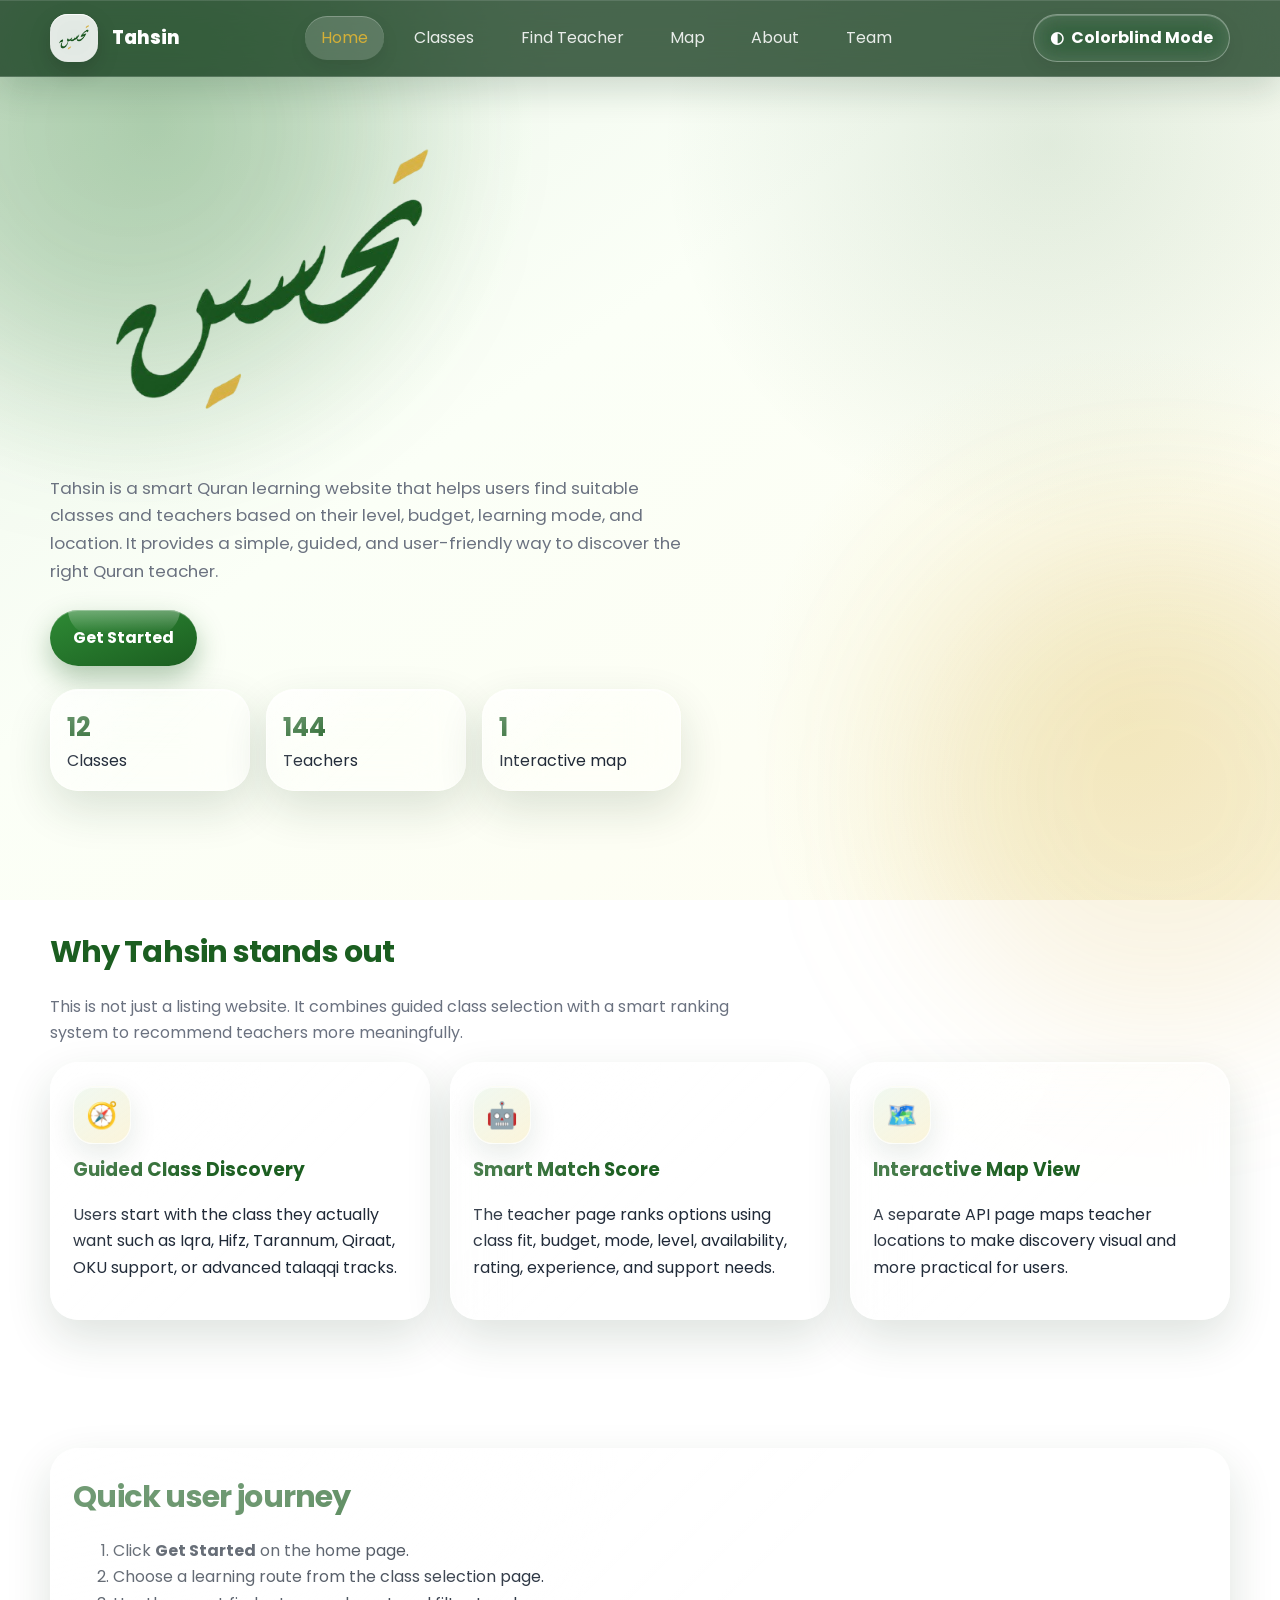
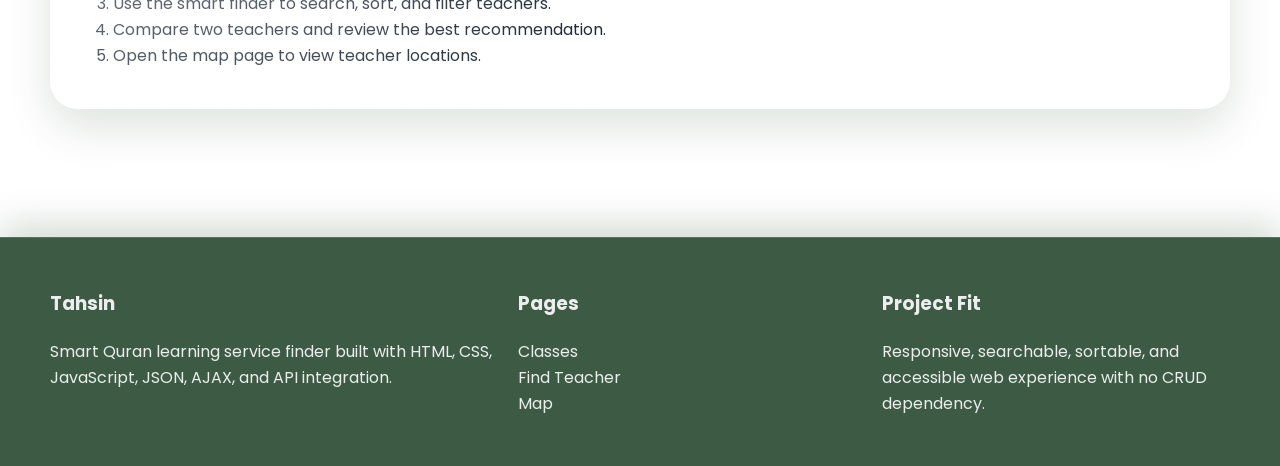
<file: Tahsin/tahsin-website/index.html>
<!DOCTYPE html>
<html lang="en">
<head>
  <meta charset="UTF-8">
  <meta name="viewport" content="width=device-width, initial-scale=1.0">
  <title>Tahsin | Smart Quran Class Matching</title>
  <meta name="description" content="Tahsin is a responsive Quran learning service website with class discovery, smart teacher matching, AJAX, JSON, and map integration.">
  <link rel="preconnect" href="https://fonts.googleapis.com">
  <link rel="preconnect" href="https://fonts.gstatic.com" crossorigin>
  <link href="https://fonts.googleapis.com/css2?family=Poppins:wght@400;500;600;700;800&display=swap" rel="stylesheet">
  <link rel="stylesheet" href="css/styles.css">
</head>
<body>
  <a class="skip-link" href="#main-content">Skip to main content</a>
  <header class="topbar">
    <div class="container nav">
      <a class="brand" href="index.html">
        <span class="brand-mark"><img src="images/logonobg.png"></span>
        <span>Tahsin</span>
      </a>
      <nav class="nav-links" aria-label="Main navigation">
        <a href="index.html" data-nav>Home</a>
        <a href="classes.html" data-nav>Classes</a>
        <a href="teachers.html" data-nav>Find Teacher</a>
        <a href="map.html" data-nav>Map</a>
        <a href="about.html" data-nav>About</a>
        <a href="team.html" data-nav>Team</a>
      </nav>
        <button class="colorblind-toggle" type="button" data-colorblind-toggle aria-pressed="false">
          <span class="toggle-icon" aria-hidden="true">◐</span>
          <span data-colorblind-text>Colorblind Mode</span>
        </button>
    </div>
  </header>

  <main id="main-content">
    <section class="hero">
      <div class="container hero-grid">
        <div class="hero-copy">
          <img src="images/logonobg.png">
          <p>
            Tahsin is a smart Quran learning website that helps users find suitable classes and teachers based on their level, budget, learning mode, and location. It provides a simple, guided, and user-friendly way to discover the right Quran teacher.
          </p>
          <div class="hero-buttons">
            <button class="btn btn-primary" data-get-started>Get Started</button>
          </div>
          <div class="hero-stats" aria-label="Website highlights">
            <div class="stat-box"><strong>12</strong><span>Classes</span></div>
            <div class="stat-box"><strong>144</strong><span>Teachers</span></div>
            <div class="stat-box"><strong>1</strong><span>Interactive map</span></div>
          </div>
      </div>
    </section>

    <section class="section">
      <div class="container">
        <h2 class="section-title">Why Tahsin stands out</h2>
        <p class="section-subtitle">This is not just a listing website. It combines guided class selection with a smart ranking system to recommend teachers more meaningfully.</p>
        <div class="grid features-grid">
          <article class="feature-card card">
            <div class="feature-icon">🧭</div>
            <h3>Guided Class Discovery</h3>
            <p>Users start with the class they actually want such as Iqra, Hifz, Tarannum, Qiraat, OKU support, or advanced talaqqi tracks.</p>
          </article>
          <article class="feature-card card">
            <div class="feature-icon">🤖</div>
            <h3>Smart Match Score</h3>
            <p>The teacher page ranks options using class fit, budget, mode, level, availability, rating, experience, and support needs.</p>
          </article>
          <article class="feature-card card">
            <div class="feature-icon">🗺️</div>
            <h3>Interactive Map View</h3>
            <p>A separate API page maps teacher locations to make discovery visual and more practical for users.</p>
          </article>
        </div>
      </div>
    </section>

    <section class="section">
      <div class="container card" style="padding:1.4rem;">
        <h2 class="section-title">Quick user journey</h2>
        <ol>
          <li>Click <strong>Get Started</strong> on the home page.</li>
          <li>Choose a learning route from the class selection page.</li>
          <li>Use the smart finder to search, sort, and filter teachers.</li>
          <li>Compare two teachers and review the best recommendation.</li>
          <li>Open the map page to view teacher locations.</li>
        </ol>
      </div>
    </section>
  </main>

  <footer class="footer">
    <div class="container footer-grid">
      <div>
        <h3>Tahsin</h3>
        <p>Smart Quran learning service finder built with HTML, CSS, JavaScript, JSON, AJAX, and API integration.</p>
      </div>
      <div>
        <h3>Pages</h3>
        <p><a href="classes.html">Classes</a><br><a href="teachers.html">Find Teacher</a><br><a href="map.html">Map</a></p>
      </div>
      <div>
        <h3>Project Fit</h3>
        <p>Responsive, searchable, sortable, and accessible web experience with no CRUD dependency.</p>
      </div>
    </div>
  </footer>
  <script type="module" src="js/index.js"></script>
</body>
</html>
</file>
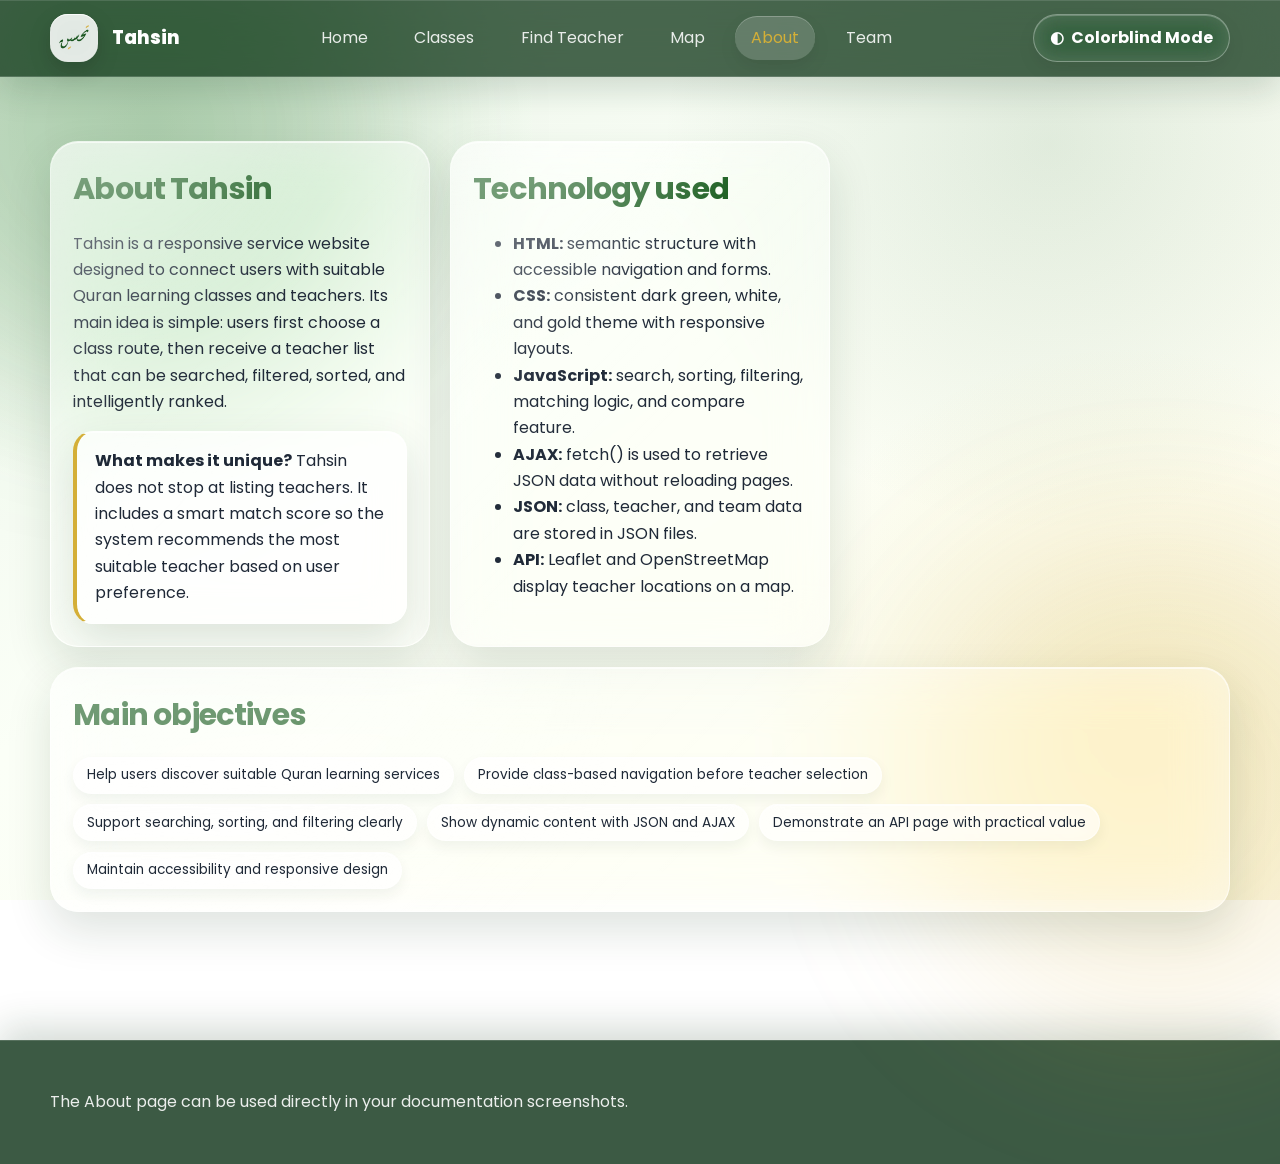
<file: Tahsin/tahsin-website/about.html>
<!DOCTYPE html>
<html lang="en">
<head>
  <meta charset="UTF-8">
  <meta name="viewport" content="width=device-width, initial-scale=1.0">
  <title>Tahsin | About</title>
  <link rel="preconnect" href="https://fonts.googleapis.com">
  <link rel="preconnect" href="https://fonts.gstatic.com" crossorigin>
  <link href="https://fonts.googleapis.com/css2?family=Poppins:wght@400;500;600;700;800&display=swap" rel="stylesheet">
  <link rel="stylesheet" href="css/styles.css">
</head>
<body>
  <a class="skip-link" href="#main-content">Skip to main content</a>
  <header class="topbar">
    <div class="container nav">
      <a class="brand" href="index.html">
        <span class="brand-mark"><img src="images/logonobg.png"></span>
        <span>Tahsin</span>
      </a>
      <nav class="nav-links" aria-label="Main navigation">
        <a href="index.html" data-nav>Home</a>
        <a href="classes.html" data-nav>Classes</a>
        <a href="teachers.html" data-nav>Find Teacher</a>
        <a href="map.html" data-nav>Map</a>
        <a href="about.html" data-nav>About</a>
        <a href="team.html" data-nav>Team</a>
      </nav>
        <button class="colorblind-toggle" type="button" data-colorblind-toggle aria-pressed="false">
          <span class="toggle-icon" aria-hidden="true">◐</span>
          <span data-colorblind-text>Colorblind Mode</span>
        </button>
    </div>
  </header>
  <main id="main-content" class="section">
    <div class="container page-grid grid">
      <section class="card" style="padding:1.4rem;">
        <h1 class="section-title">About Tahsin</h1>
        <p>Tahsin is a responsive service website designed to connect users with suitable Quran learning classes and teachers. Its main idea is simple: users first choose a class route, then receive a teacher list that can be searched, filtered, sorted, and intelligently ranked.</p>
        <div class="note-box">
          <strong>What makes it unique?</strong>
          Tahsin does not stop at listing teachers. It includes a smart match score so the system recommends the most suitable teacher based on user preference.
        </div>
      </section>
      <section class="card" style="padding:1.4rem;">
        <h2 class="section-title">Technology used</h2>
        <ul>
          <li><strong>HTML:</strong> semantic structure with accessible navigation and forms.</li>
          <li><strong>CSS:</strong> consistent dark green, white, and gold theme with responsive layouts.</li>
          <li><strong>JavaScript:</strong> search, sorting, filtering, matching logic, and compare feature.</li>
          <li><strong>AJAX:</strong> fetch() is used to retrieve JSON data without reloading pages.</li>
          <li><strong>JSON:</strong> class, teacher, and team data are stored in JSON files.</li>
          <li><strong>API:</strong> Leaflet and OpenStreetMap display teacher locations on a map.</li>
        </ul>
      </section>
      <section class="card" style="padding:1.4rem; grid-column: 1 / -1;">
        <h2 class="section-title">Main objectives</h2>
        <ul class="pill-list">
          <li>Help users discover suitable Quran learning services</li>
          <li>Provide class-based navigation before teacher selection</li>
          <li>Support searching, sorting, and filtering clearly</li>
          <li>Show dynamic content with JSON and AJAX</li>
          <li>Demonstrate an API page with practical value</li>
          <li>Maintain accessibility and responsive design</li>
        </ul>
      </section>
    </div>
  </main>
  <footer class="footer"><div class="container"><p>The About page can be used directly in your documentation screenshots.</p></div></footer>
  <script type="module">import { setActiveNav } from './js/common.js'; setActiveNav();</script>
</body>
</html>
</file>
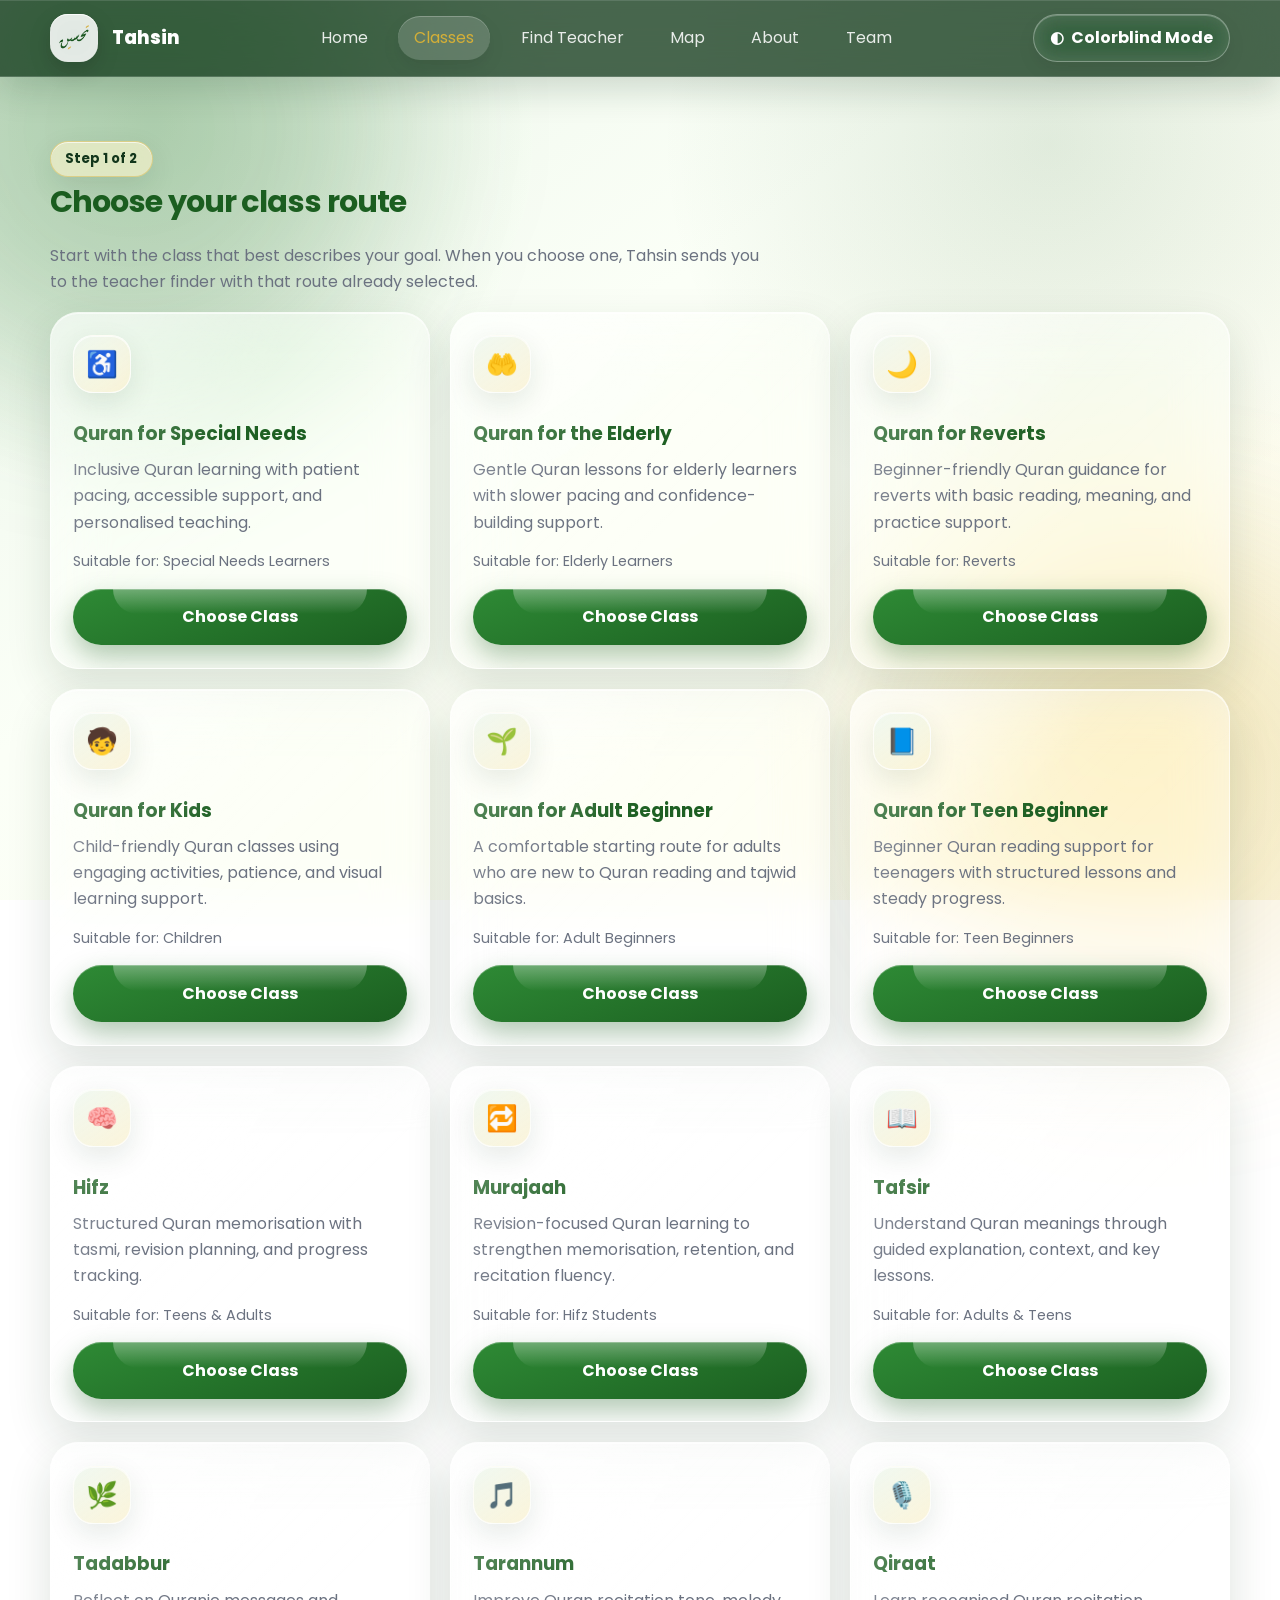
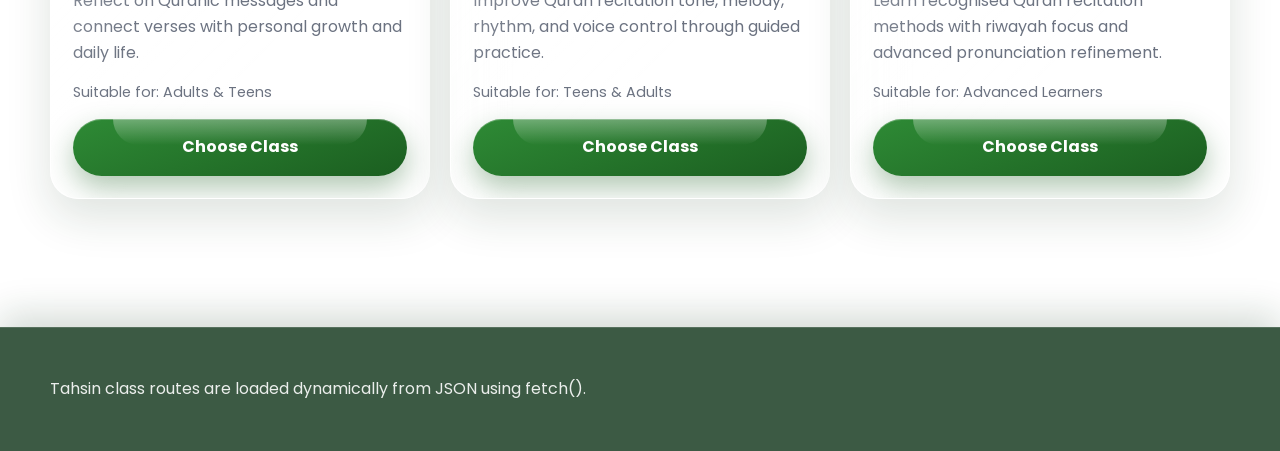
<file: Tahsin/tahsin-website/classes.html>
<!DOCTYPE html>
<html lang="en">
<head>
  <meta charset="UTF-8">
  <meta name="viewport" content="width=device-width, initial-scale=1.0">
  <title>Tahsin | Choose a Class</title>
  <link rel="preconnect" href="https://fonts.googleapis.com">
  <link rel="preconnect" href="https://fonts.gstatic.com" crossorigin>
  <link href="https://fonts.googleapis.com/css2?family=Poppins:wght@400;500;600;700;800&display=swap" rel="stylesheet">
  <link rel="stylesheet" href="css/styles.css">
</head>
<body>
  <a class="skip-link" href="#main-content">Skip to main content</a>
  <header class="topbar">
    <div class="container nav">
      <a class="brand" href="index.html">
        <span class="brand-mark"><img src="images/logonobg.png"></span>
        <span>Tahsin</span>
      </a>
      <nav class="nav-links" aria-label="Main navigation">
        <a href="index.html" data-nav>Home</a>
        <a href="classes.html" data-nav>Classes</a>
        <a href="teachers.html" data-nav>Find Teacher</a>
        <a href="map.html" data-nav>Map</a>
        <a href="about.html" data-nav>About</a>
        <a href="team.html" data-nav>Team</a>
      </nav>
        <button class="colorblind-toggle" type="button" data-colorblind-toggle aria-pressed="false">
          <span class="toggle-icon" aria-hidden="true">◐</span>
          <span data-colorblind-text>Colorblind Mode</span>
        </button>
    </div>
  </header>
  <main id="main-content" class="section">
    <div class="container">
      <span class="badge">Step 1 of 2</span>
      <h1 class="section-title">Choose your class route</h1>
      <p class="section-subtitle">Start with the class that best describes your goal. When you choose one, Tahsin sends you to the teacher finder with that route already selected.</p>
      <section id="class-list" class="grid class-grid" aria-live="polite"></section>
    </div>
  </main>
  <footer class="footer"><div class="container"><p>Tahsin class routes are loaded dynamically from JSON using fetch().</p></div></footer>
  <script type="module" src="js/classes.js"></script>
</body>
</html>
</file>
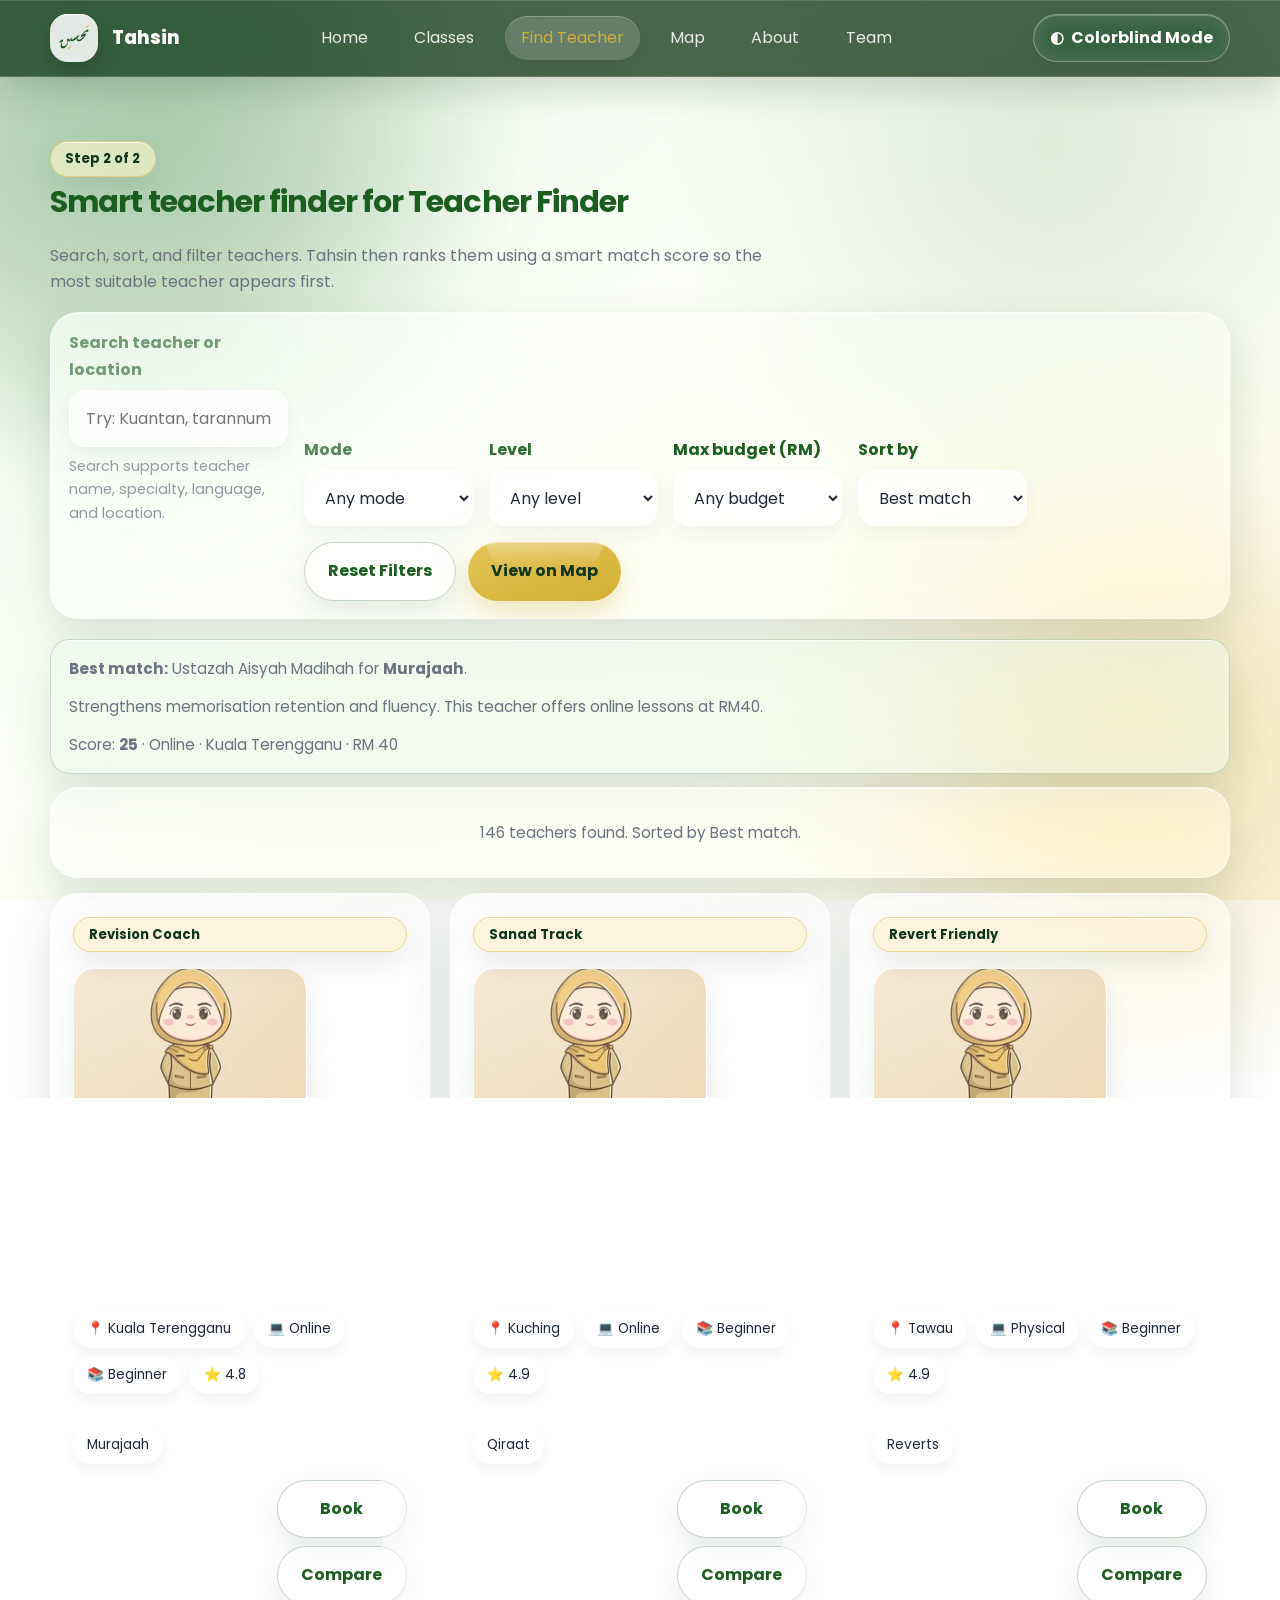
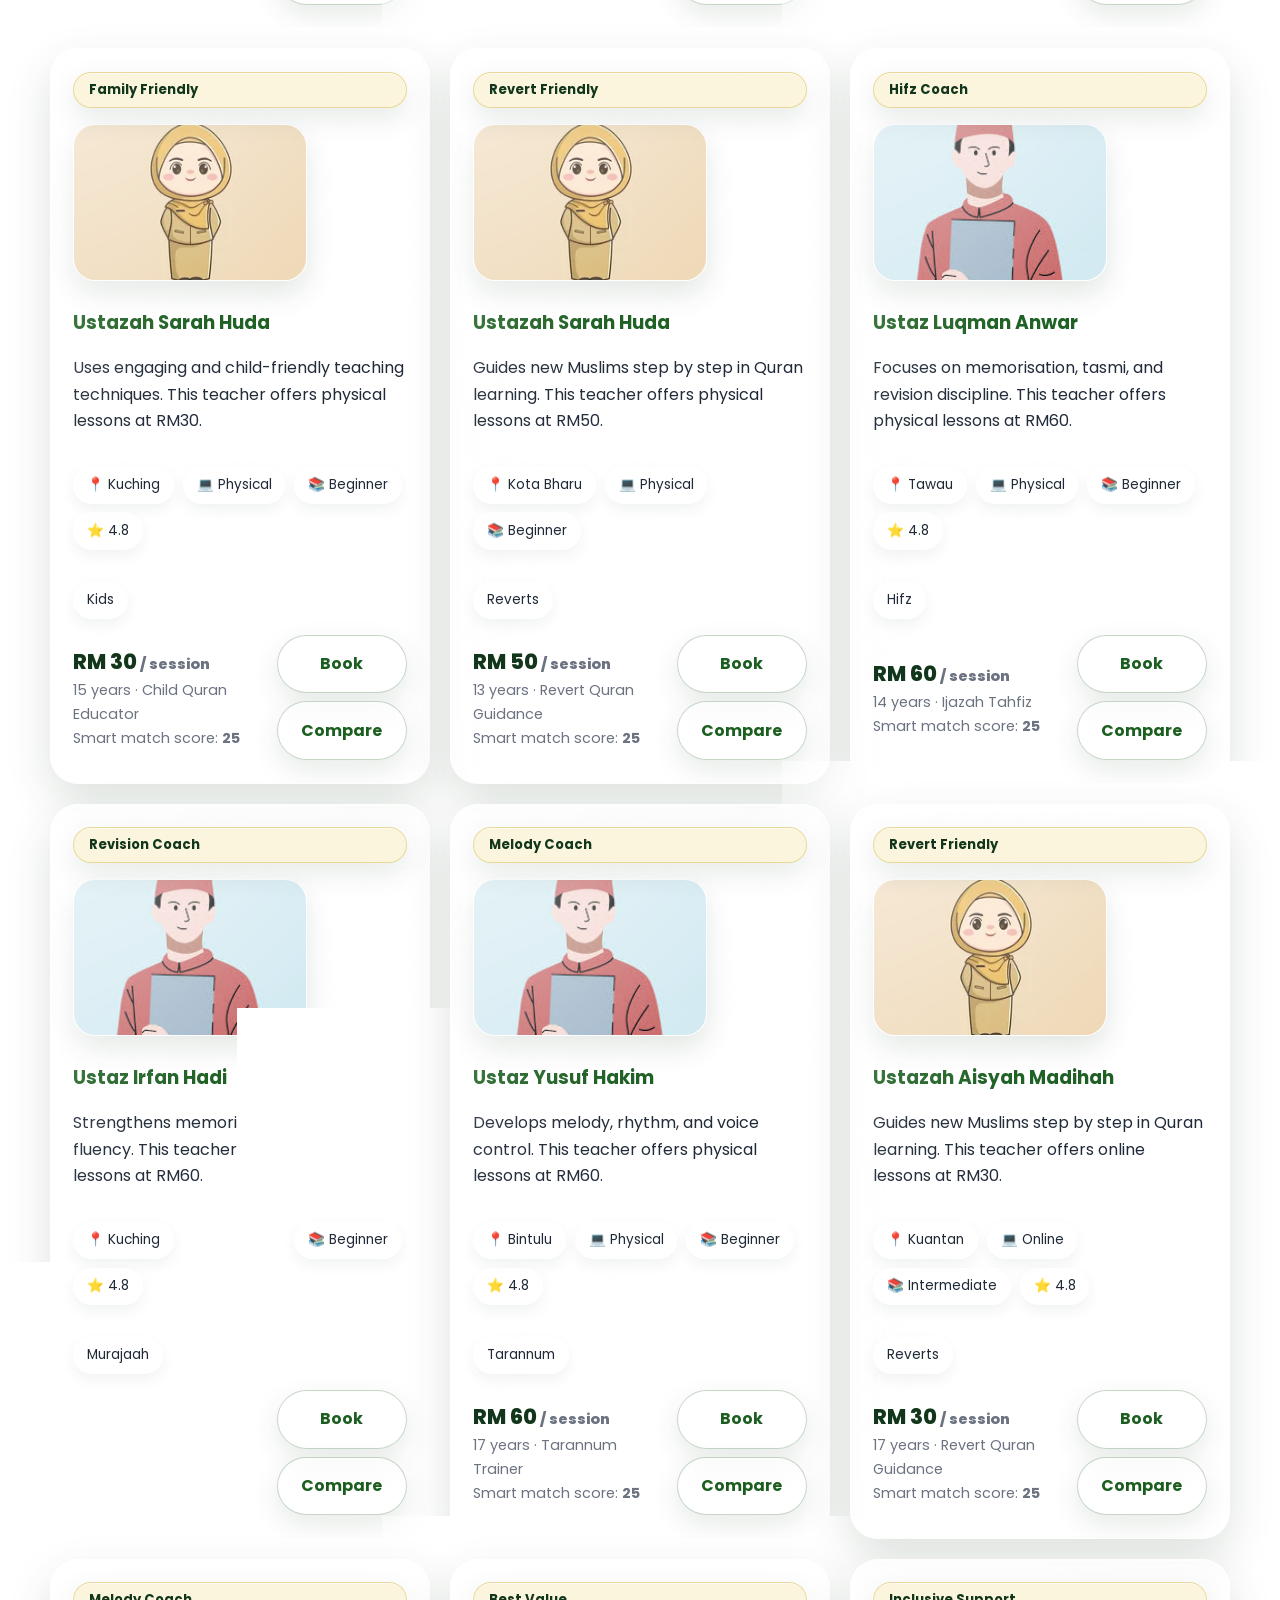
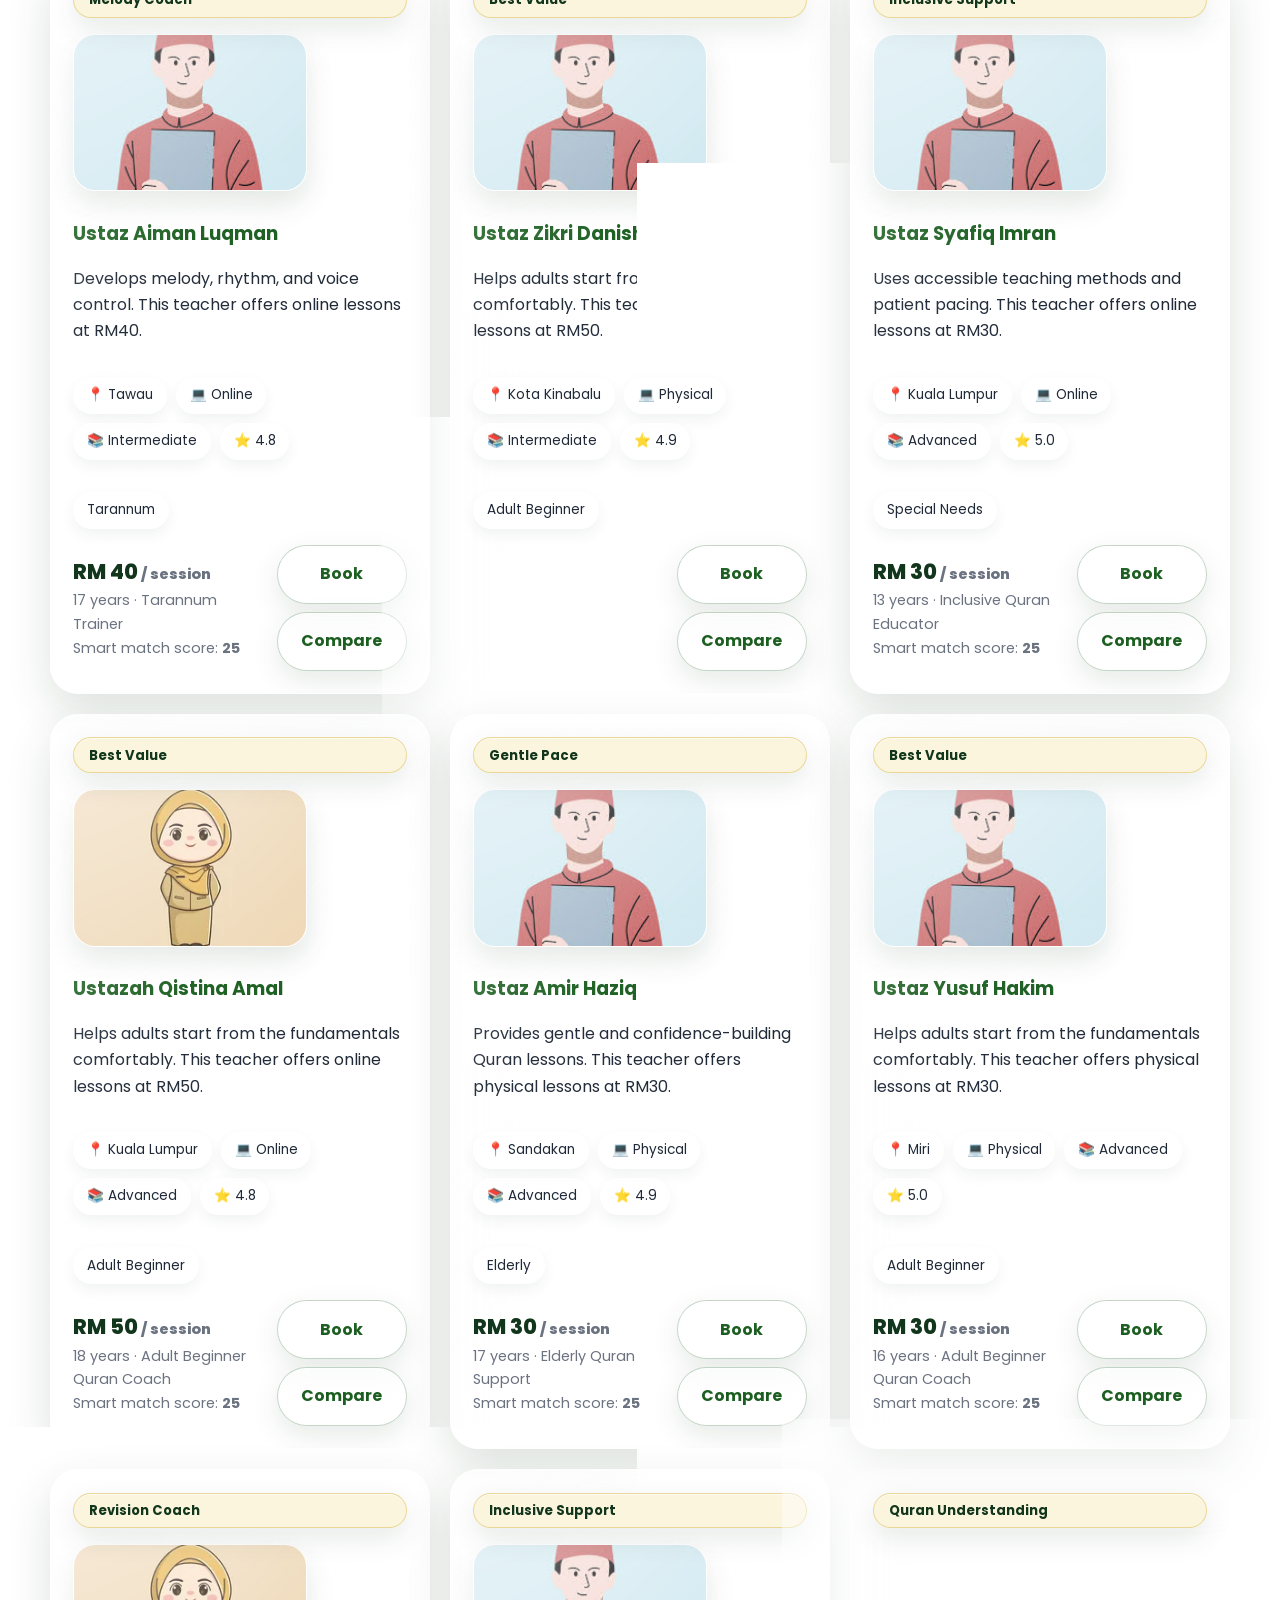
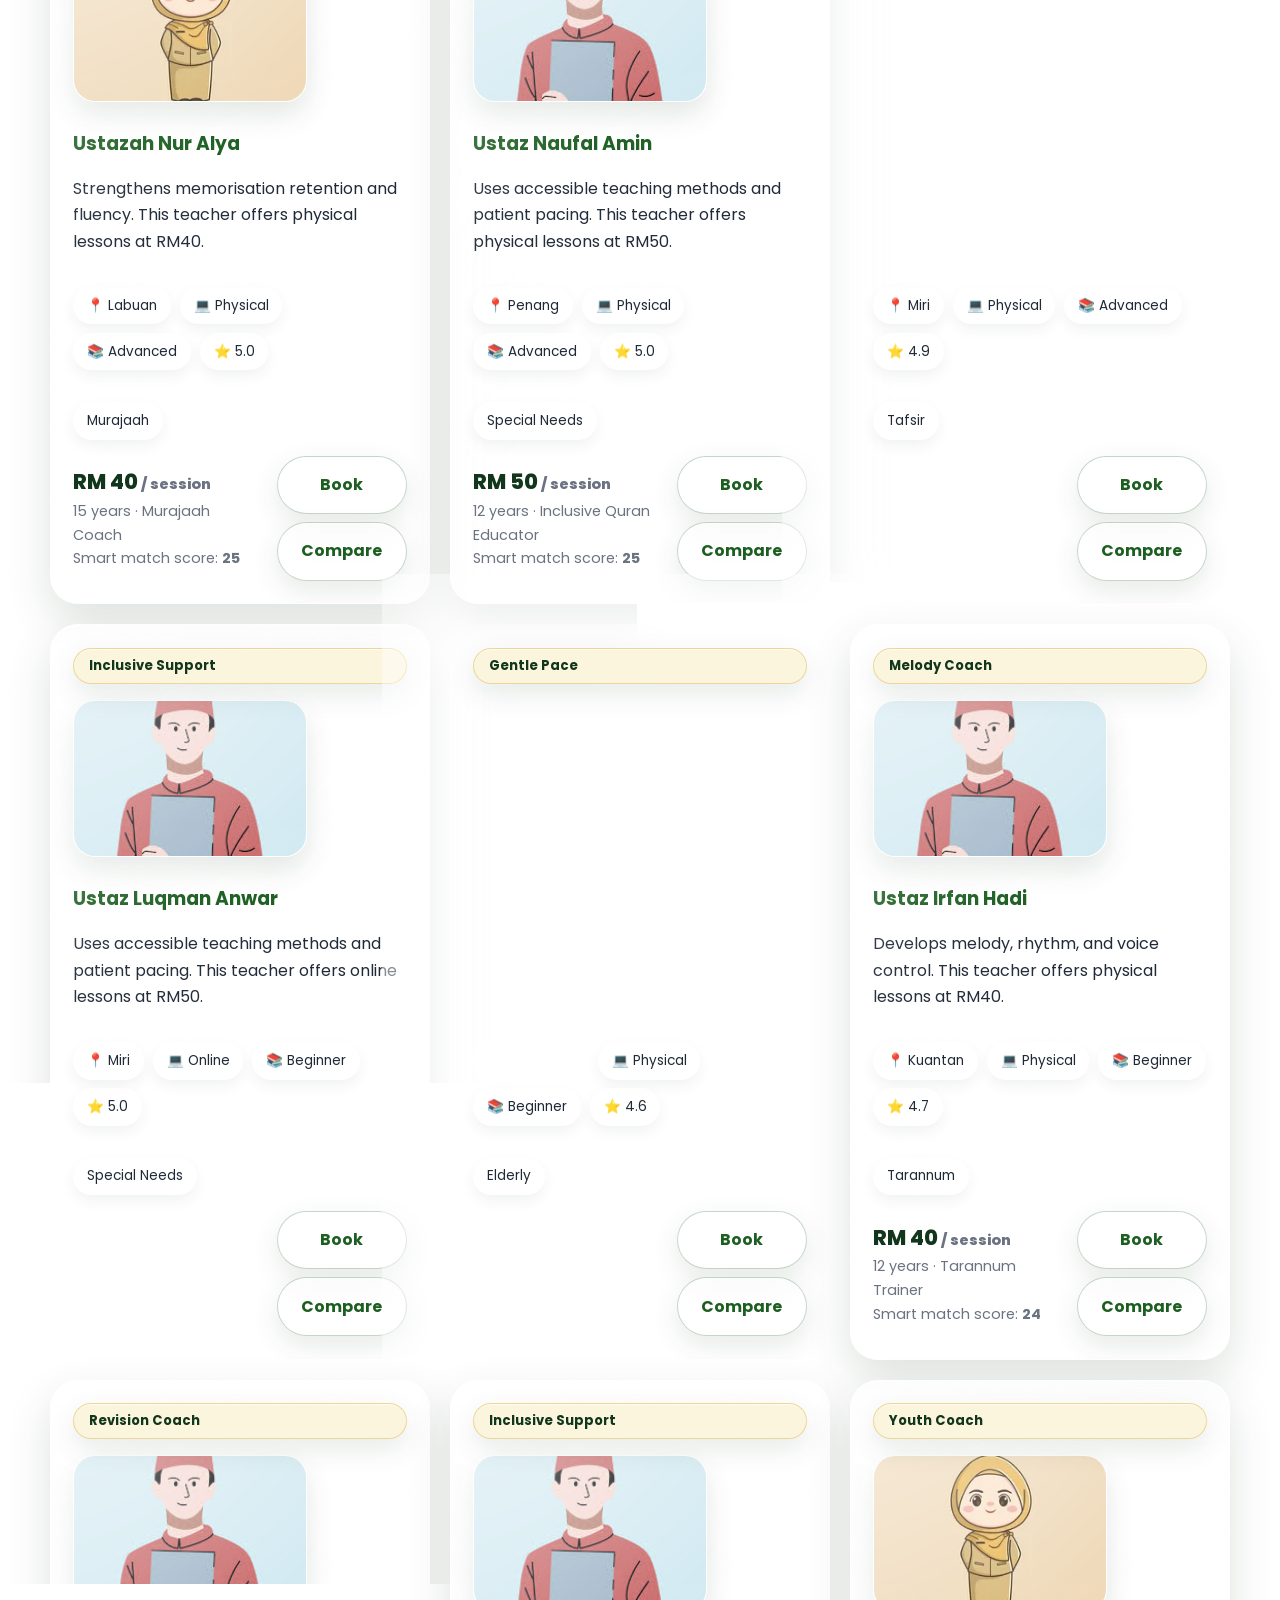
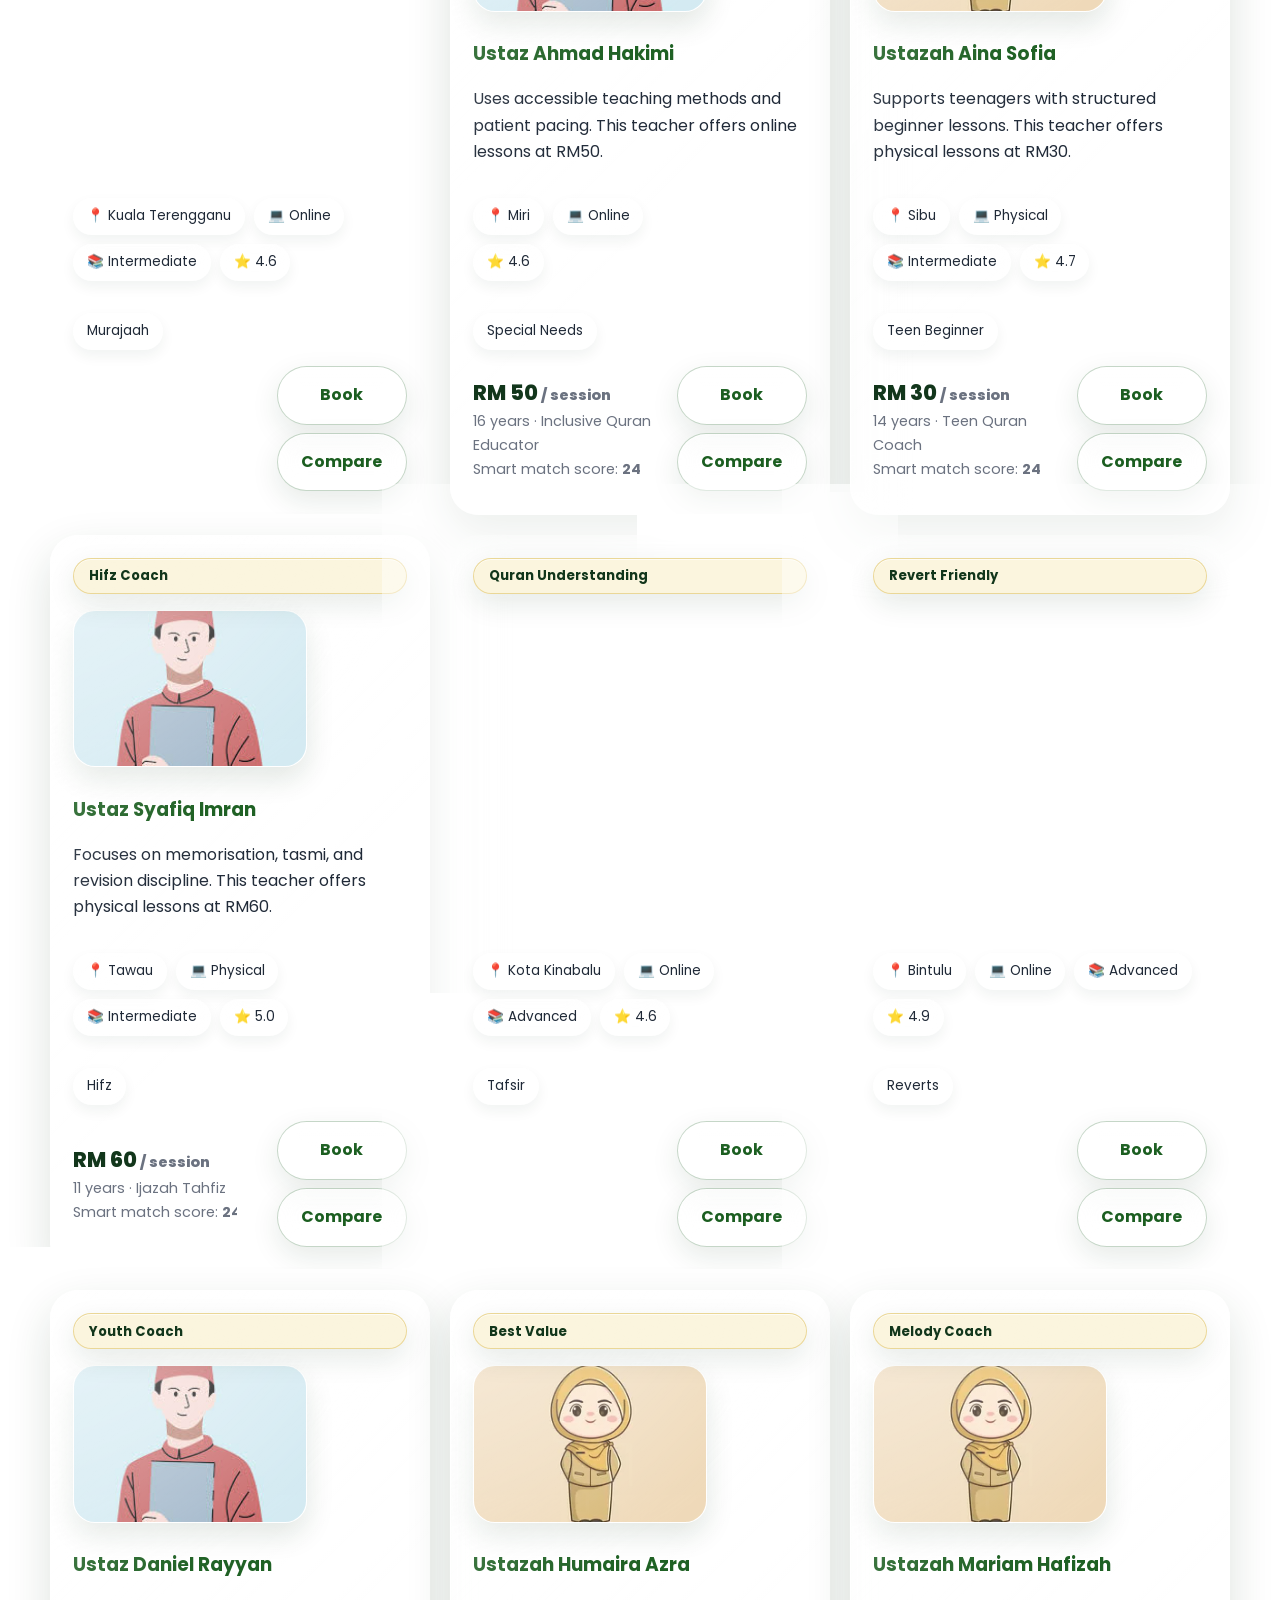
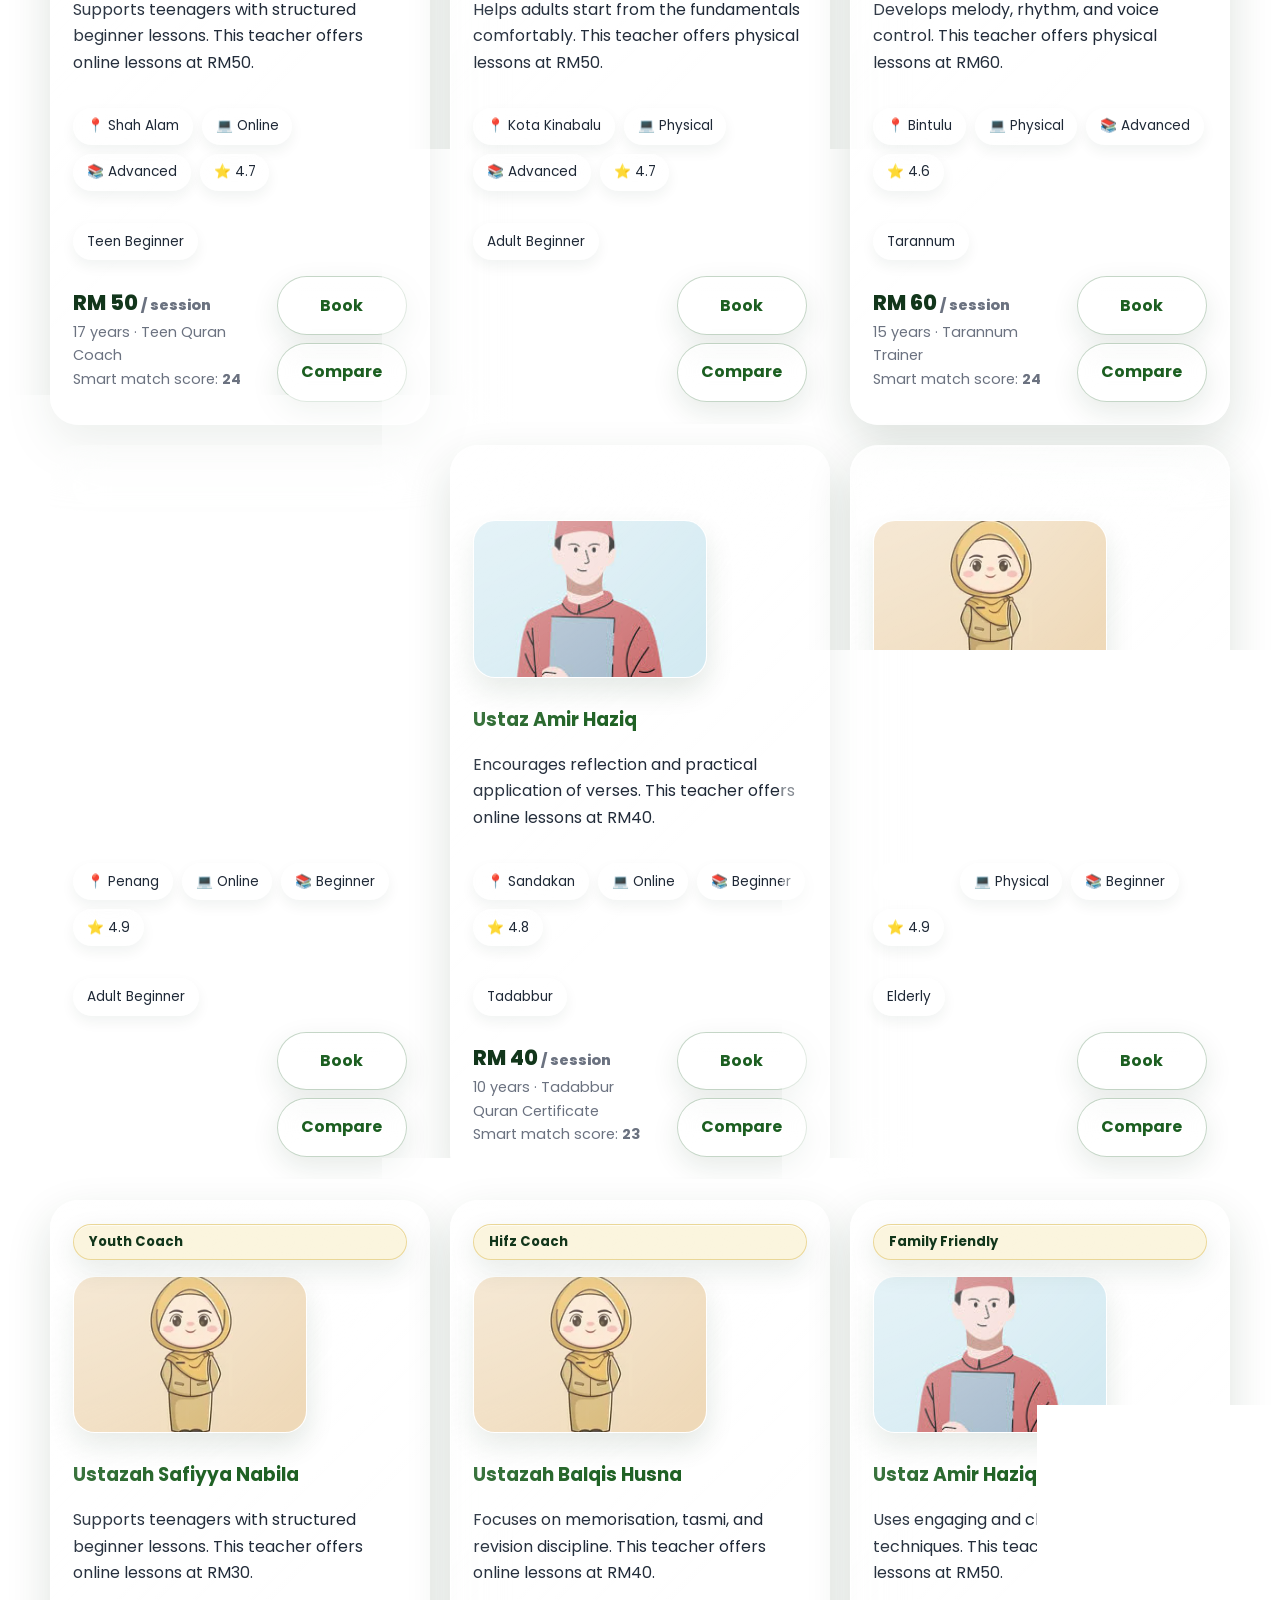
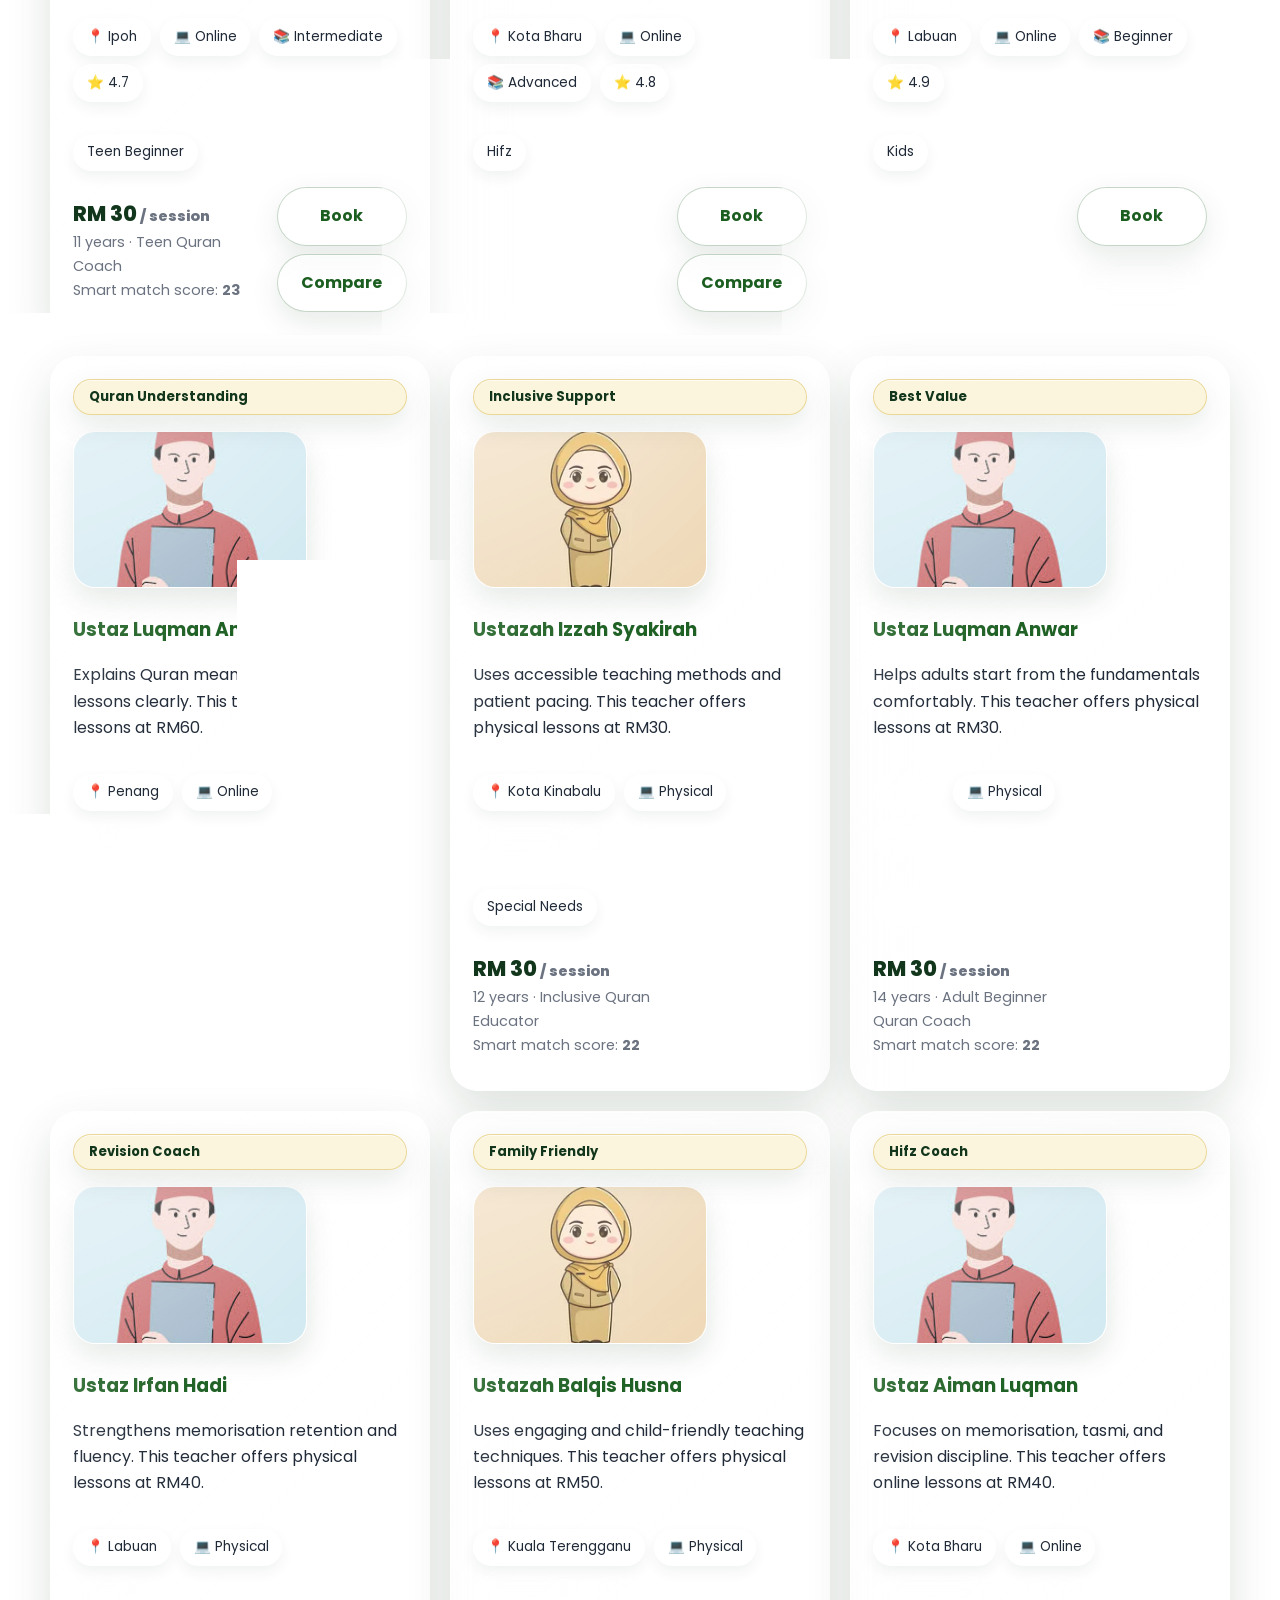
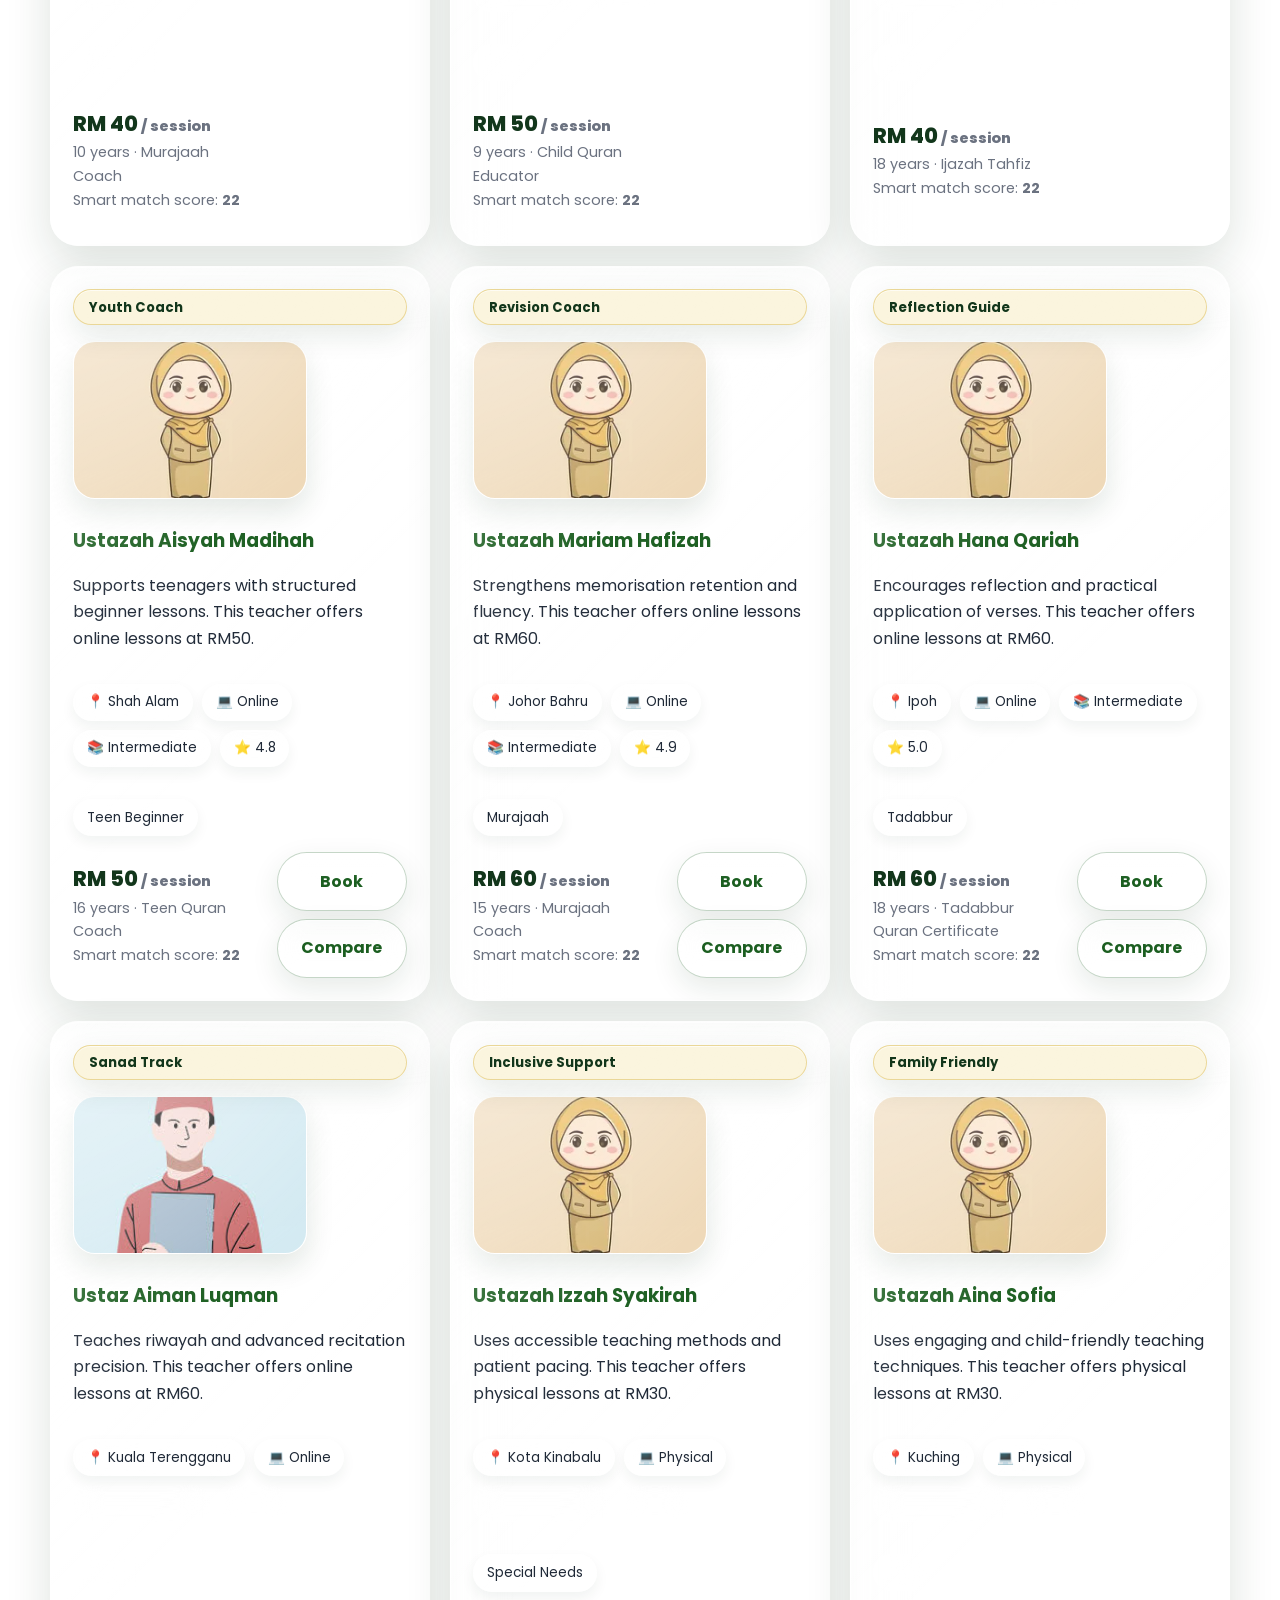
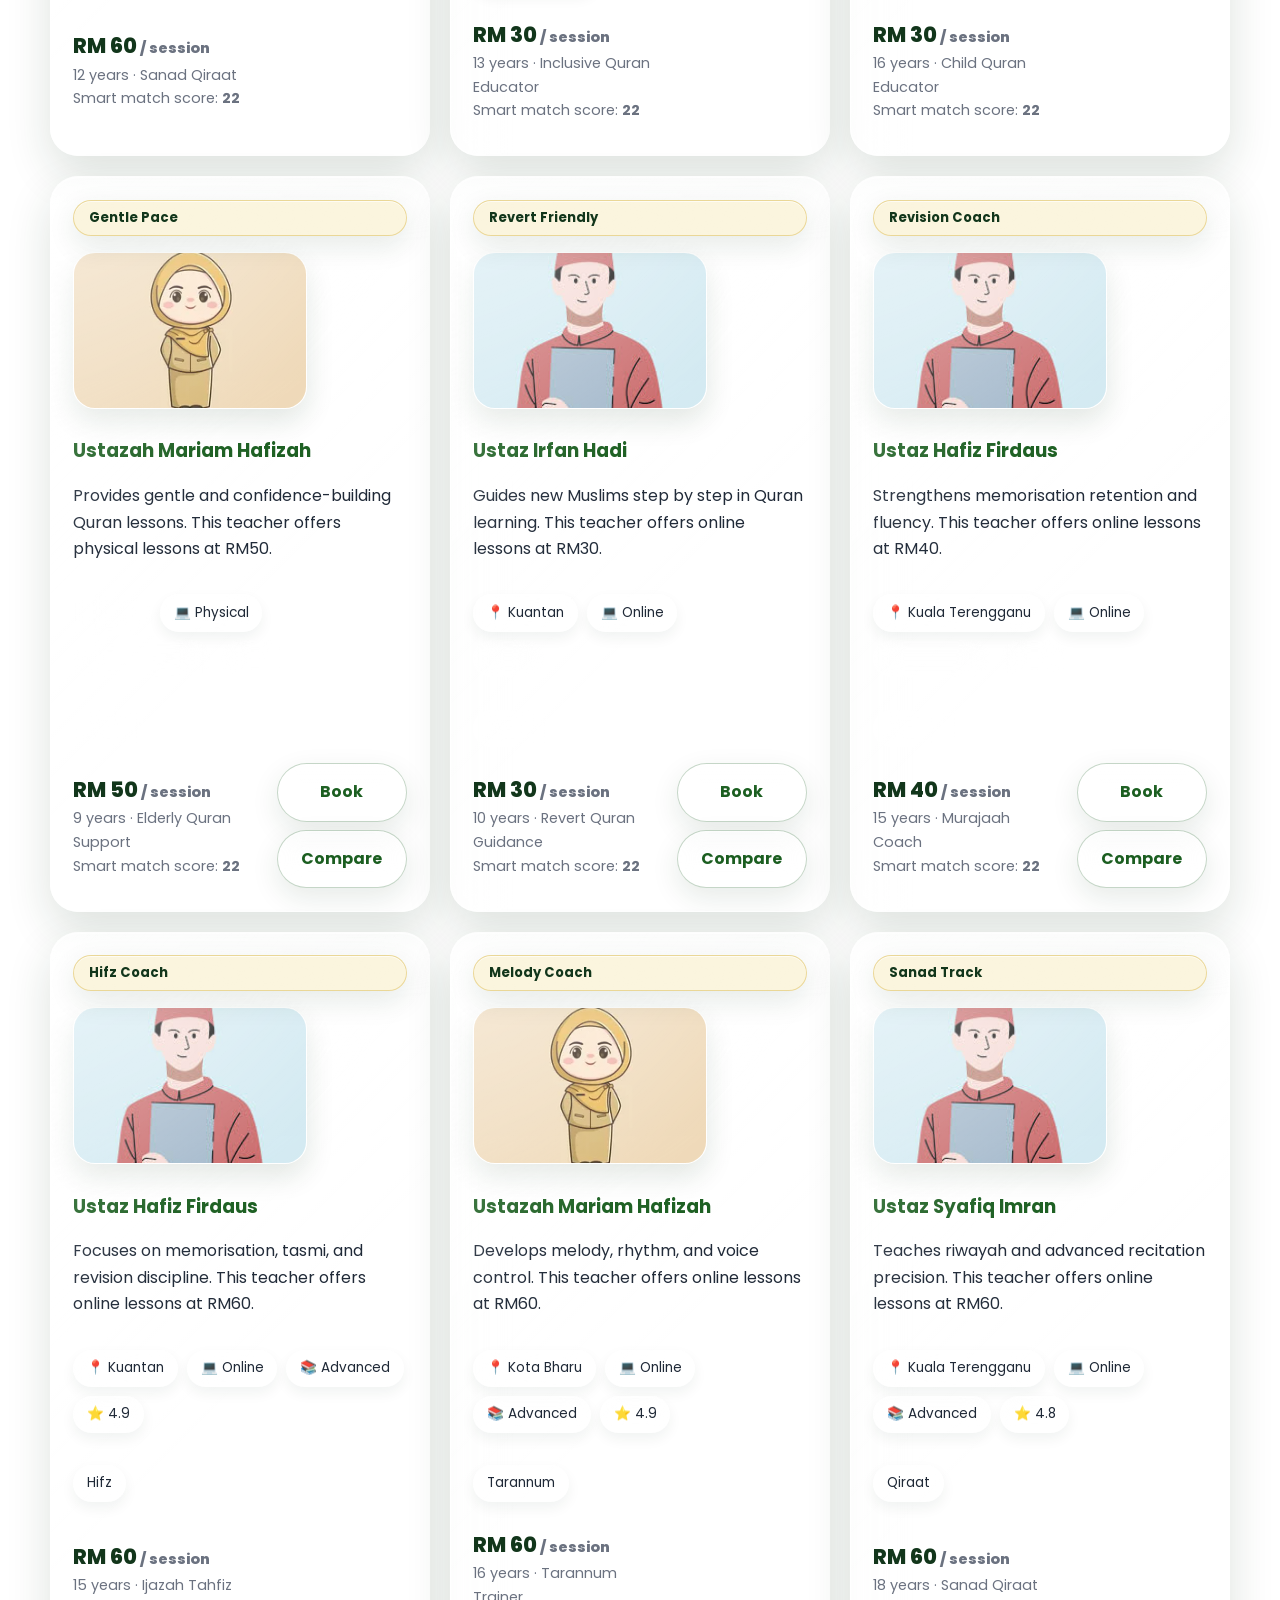
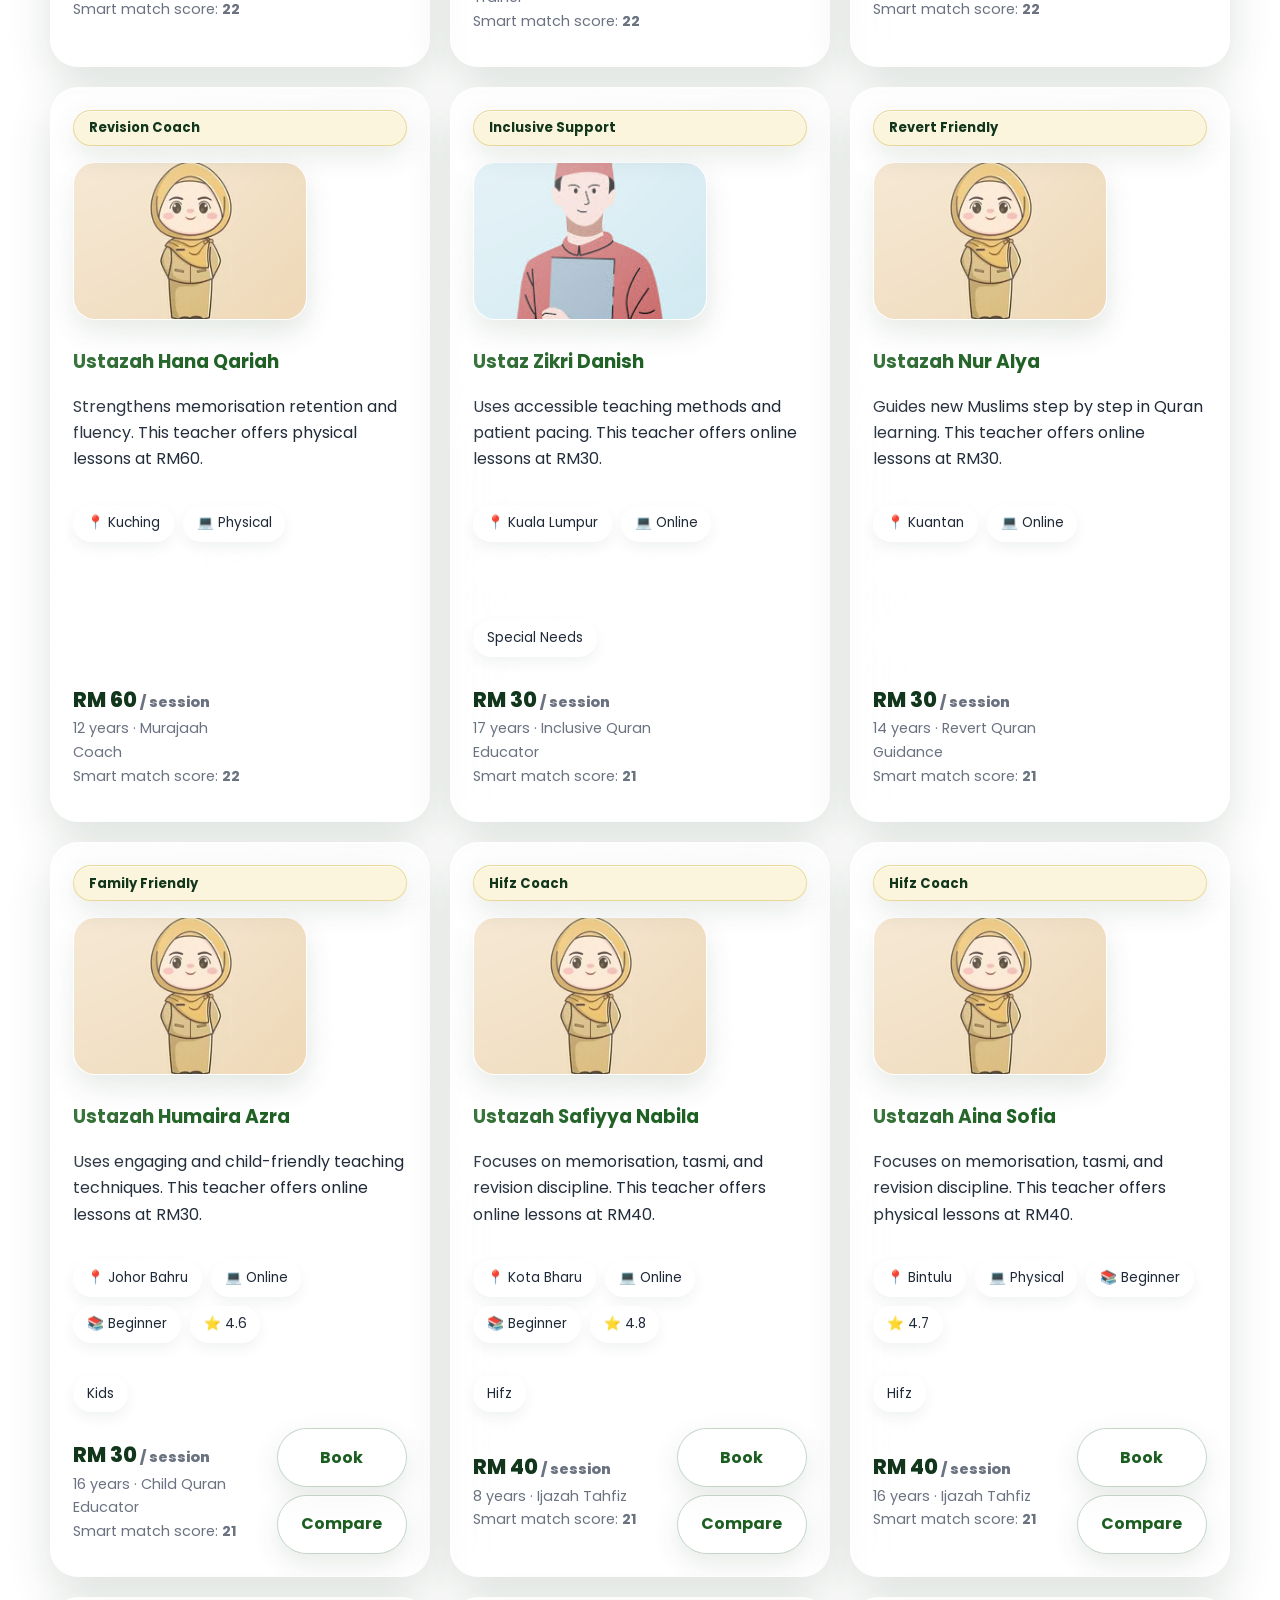
<file: Tahsin/tahsin-website/teachers.html>
<!DOCTYPE html>
<html lang="en">
<head>
  <meta charset="UTF-8">
  <meta name="viewport" content="width=device-width, initial-scale=1.0">
  <title>Tahsin | Smart Teacher Finder</title>
  <link rel="preconnect" href="https://fonts.googleapis.com">
  <link rel="preconnect" href="https://fonts.gstatic.com" crossorigin>
  <link href="https://fonts.googleapis.com/css2?family=Poppins:wght@400;500;600;700;800&display=swap" rel="stylesheet">
  <link rel="stylesheet" href="css/styles.css">
</head>
<body>
  <a class="skip-link" href="#main-content">Skip to main content</a>
  <header class="topbar">
    <div class="container nav">
      <a class="brand" href="index.html">
        <span class="brand-mark"><img src="images/logonobg.png"></span>
        <span>Tahsin</span>
      </a>
      <nav class="nav-links" aria-label="Main navigation">
        <a href="index.html" data-nav>Home</a>
        <a href="classes.html" data-nav>Classes</a>
        <a href="teachers.html" data-nav>Find Teacher</a>
        <a href="map.html" data-nav>Map</a>
        <a href="about.html" data-nav>About</a>
        <a href="team.html" data-nav>Team</a>
      </nav>
        <button class="colorblind-toggle" type="button" data-colorblind-toggle aria-pressed="false">
          <span class="toggle-icon" aria-hidden="true">◐</span>
          <span data-colorblind-text>Colorblind Mode</span>
        </button>
    </div>
  </header>
  <main id="main-content" class="section">
    <div class="container">
      <span class="badge">Step 2 of 2</span>
      <h1 class="section-title">Smart teacher finder for <span id="selected-class">Teacher Finder</span></h1>
      <p class="section-subtitle">Search, sort, and filter teachers. Tahsin then ranks them using a smart match score so the most suitable teacher appears first.</p>

      <form id="finder-form" class="toolbar card" aria-label="Teacher search and sorting panel">
        <div class="form-field">
          <label for="search">Search teacher or location</label>
          <input id="search" name="search" type="text" placeholder="Try: Kuantan, tarannum, Malay" aria-describedby="search-help">
          <small id="search-help" class="small-note">Search supports teacher name, specialty, language, and location.</small>
        </div>
        <div class="form-field">
          <label for="mode">Mode</label>
          <select id="mode" name="mode">
            <option value="">Any mode</option>
            <option value="Online">Online</option>
            <option value="Physical">Physical</option>
          </select>
        </div>
        <div class="form-field">
          <label for="level">Level</label>
          <select id="level" name="level">
            <option value="">Any level</option>
            <option value="Beginner">Beginner</option>
            <option value="Intermediate">Intermediate</option>
            <option value="Advanced">Advanced</option>
          </select>
        </div>
        <div class="form-field">
          <label for="budget">Max budget (RM)</label>
          <select id="budget" name="budget">
            <option value="">Any budget</option>
            <option value="30">30</option>
            <option value="40">40</option>
            <option value="50">50</option>
            <option value="60">60</option>
          </select>
        </div>
        <div class="form-field">
          <label for="sort">Sort by</label>
          <select id="sort" name="sort">
            <option value="match-desc">Best match</option>
            <option value="rating-desc">Highest rating</option>
            <option value="price-asc">Lowest price</option>
            <option value="price-desc">Highest price</option>
            <option value="name-asc">Name A-Z</option>
          </select>
        </div>
        <div class="toolbar-actions" style="grid-column: 1 / -1;">
          <button type="button" id="reset-filters" class="btn btn-secondary">Reset Filters</button>
          <a id="view-map" class="btn btn-gold" href="map.html">View on Map</a>
        </div>
      </form>

      <div id="recommendation-box" aria-live="polite" class="helper"></div>
      <p id="teacher-status" class="helper loading-state">Loading teachers...</p>
      <section id="teacher-list" class="grid teachers-grid" aria-live="polite"></section>

      <section class="section">
        <div class="container card" style="padding:1.2rem;">
          <h2 class="section-title">Compare selected teachers</h2>
          <p class="section-subtitle">Click the compare button on up to two teacher cards. This supports better decision-making and makes the website more interactive.</p>
          <button type="button" id="reset-compare" class="btn btn-secondary">
            Reset Compare
          </button>
          <div style="overflow:auto;">
            <table class="comparison-table">
              <tbody id="comparison-body"></tbody>
            </table>
          </div>
        </div>
      </section>
    </div>
    
    <div id="paymentOverlay" class="overlay">

    <div class="payment-box">

        <span class="close-btn"
        onclick="closePayment()">
        &times;
        </span>

        <h2>Complete Payment</h2>

        <div class="payment-methods">
            <button id="tngBtn">
                Touch 'n Go
            </button>

            <button id="bankBtn">
                Bank QR
            </button>
        </div>

        <img id="qrImage" src="images/tng.png">

        <br>

        <button id="completeBtn" class="complete-btn">
            Payment Complete 
        </button>

    </div>

</div>


<!-- SUCCESS POPUP -->
<div id="successBox" class="success-box">

    <div class="success-content">

        <h2> Booking Succesful</h2>

        <p>
          Your teacher will contact you later.<br>Contact <a style="color: blue;" target="_blank" href="https://mail.google.com/mail/u/0/#inbox?compose=new">transForm@tahsin.com</a> for any inquiry
        </p>

        <button id="successBtn">
            Done
        </button>

    </div>

</div>
  </main>
  <footer class="footer"><div class="container"><p>Tahsin uses fetch() with JSON and a custom JavaScript ranking logic for smart matching.</p></div></footer>
  <script type="module" src="js/teachers.js"></script>
</body>
</html>
</file>
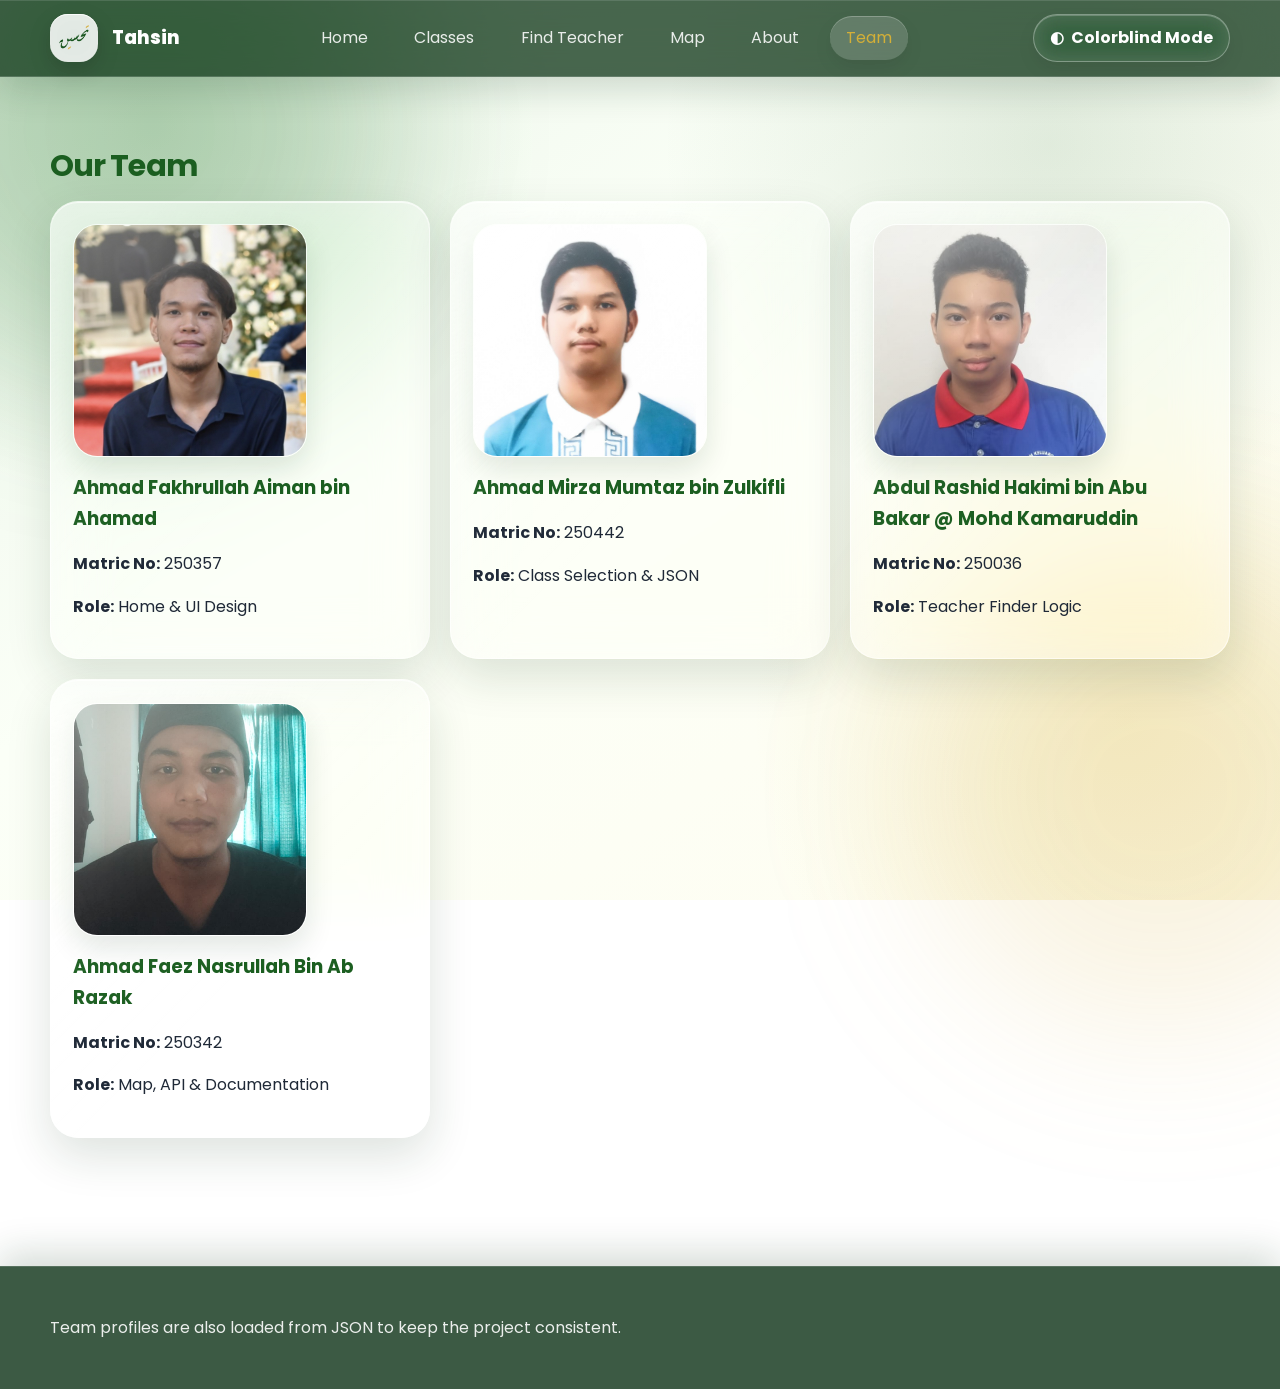
<file: Tahsin/tahsin-website/team.html>
<!DOCTYPE html>
<html lang="en">
<head>
  <meta charset="UTF-8">
  <meta name="viewport" content="width=device-width, initial-scale=1.0">
  <title>Tahsin | Team</title>
  <link rel="preconnect" href="https://fonts.googleapis.com">
  <link rel="preconnect" href="https://fonts.gstatic.com" crossorigin>
  <link href="https://fonts.googleapis.com/css2?family=Poppins:wght@400;500;600;700;800&display=swap" rel="stylesheet">
  <link rel="stylesheet" href="css/styles.css">
</head>
<body>
  <a class="skip-link" href="#main-content">Skip to main content</a>
  <header class="topbar">
    <div class="container nav">
      <a class="brand" href="index.html">
        <span class="brand-mark"><img src="images/logonobg.png"></span>
        <span>Tahsin</span>
      </a>
      <nav class="nav-links" aria-label="Main navigation">
        <a href="index.html" data-nav>Home</a>
        <a href="classes.html" data-nav>Classes</a>
        <a href="teachers.html" data-nav>Find Teacher</a>
        <a href="map.html" data-nav>Map</a>
        <a href="about.html" data-nav>About</a>
        <a href="team.html" data-nav>Team</a>
      </nav>
        <button class="colorblind-toggle" type="button" data-colorblind-toggle aria-pressed="false">
          <span class="toggle-icon" aria-hidden="true">◐</span>
          <span data-colorblind-text>Colorblind Mode</span>
        </button>
    </div>
  </header>
  <main id="main-content" class="section">
    <div class="container">
      <h1 class="section-title">Our Team</h1>
      <section id="team-list" class="grid team-grid" aria-live="polite"></section>
    </div>
  </main>
  <footer class="footer"><div class="container"><p>Team profiles are also loaded from JSON to keep the project consistent.</p></div></footer>
  <script type="module" src="js/team.js"></script>
</body>
</html>
</file>
<file: Tahsin/tahsin-website/css/styles.css>
@import url('https://fonts.googleapis.com/css2?family=Poppins:wght@400;500;600;700;800&display=swap');

:root {
  --green-900: #12361b;
  --green-800: #1b5e20;
  --green-700: #2e7d32;
  --green-100: #edf7ee;
  --gold-500: #d4af37;
  --gold-100: #faf1cf;
  --white: #ffffff;
  --gray-50: #fafafa;
  --gray-100: #f3f4f6;
  --gray-200: #e5e7eb;
  --gray-500: #6b7280;
  --gray-800: #1f2937;

  /* iOS 26 liquid glass theme */
  --glass-bg: rgba(255, 255, 255, 0.46);
  --glass-bg-strong: rgba(255, 255, 255, 0.68);
  --glass-dark: rgba(18, 54, 27, 0.72);
  --glass-border: rgba(255, 255, 255, 0.58);
  --glass-border-dark: rgba(255, 255, 255, 0.16);
  --glass-blur: blur(26px) saturate(180%);
  --glass-blur-small: blur(14px) saturate(160%);
  --shadow: 0 18px 45px rgba(18, 54, 27, 0.14), inset 0 1px 0 rgba(255,255,255,0.65);
  --shadow-soft: 0 10px 28px rgba(18, 54, 27, 0.10), inset 0 1px 0 rgba(255,255,255,0.65);
  --radius-lg: 28px;
  --radius-md: 20px;
  --radius-xl: 36px;
  --max-width: 1180px;
}

* { box-sizing: border-box; }

html { scroll-behavior: smooth; }

body {
  margin: 0;
  font-family: 'Poppins', -apple-system, BlinkMacSystemFont, 'SF Pro Display', Arial, sans-serif;
  color: var(--gray-800);
  background:
    radial-gradient(circle at 12% 14%, rgba(46, 125, 50, 0.20), transparent 28%),
    radial-gradient(circle at 82% 16%, rgba(27, 94, 32, 0.12), transparent 30%),
    radial-gradient(circle at 88% 80%, rgba(212, 175, 55, 0.16), transparent 28%),
    linear-gradient(145deg, #eaf5e9 0%, #fbfff7 42%, #fffdf1 100%);
  background-attachment: fixed;
  line-height: 1.65;
  -webkit-font-smoothing: antialiased;
}

body::before,
body::after {
  content: '';
  position: fixed;
  pointer-events: none;
  z-index: 0;
  border-radius: 999px;
  filter: blur(80px);
}

body::before {
  width: 520px;
  height: 520px;
  top: -130px;
  left: -130px;
  background: rgba(46, 125, 50, 0.18);
}

body::after {
  width: 480px;
  height: 480px;
  right: -120px;
  bottom: -130px;
  background: rgba(212, 175, 55, 0.15);
}

img { max-width: 70%; display: block; }
a { color: inherit; text-decoration: none; }
button, input, select { font: inherit; }
button { cursor: pointer; }

.skip-link {
  position: absolute;
  left: -999px;
  top: 0;
  background: #000;
  color: #fff;
  padding: 0.75rem 1rem;
  z-index: 999;
}
.skip-link:focus { left: 1rem; }

.container {
  width: min(calc(100% - 2rem), var(--max-width));
  margin-inline: auto;
  position: relative;
  z-index: 1;
}

.section { padding: 4rem 0; }

.section-title {
  font-size: clamp(1.9rem, 2vw, 2.5rem);
  color: var(--green-800);
  margin: 0 0 0.6rem;
  letter-spacing: -0.03em;
}

.section-subtitle {
  color: var(--gray-500);
  max-width: 720px;
}

.grid { display: grid; gap: 1.25rem; }

.card,
.toolbar,
.stat-box,
.hero-panel,
.map-wrap,
.note-box,
.info-banner,
.callout,
.empty-state,
.loading-state {
  background: var(--glass-bg);
  -webkit-backdrop-filter: var(--glass-blur);
  backdrop-filter: var(--glass-blur);
  border: 1px solid var(--glass-border);
  box-shadow: var(--shadow);
  position: relative;
  overflow: hidden;
}

.card,
.toolbar,
.stat-box,
.hero-panel,
.map-wrap { border-radius: var(--radius-lg); }

.card::before,
.toolbar::before,
.stat-box::before,
.hero-panel::before,
.map-wrap::before {
  content: '';
  position: absolute;
  inset: 0;
  pointer-events: none;
  background:
    linear-gradient(135deg, rgba(255,255,255,0.70), rgba(255,255,255,0.05) 38%, transparent 60%),
    radial-gradient(circle at 20% 0%, rgba(255,255,255,0.55), transparent 34%);
  opacity: 0.55;
}

.card:hover,
.class-card:hover,
.teacher-card:hover,
.feature-card:hover,
.team-card:hover {
  transform: translateY(-4px);
  box-shadow: 0 24px 55px rgba(18, 54, 27, 0.17), inset 0 1px 0 rgba(255,255,255,0.72);
}

.card,
.class-card,
.teacher-card,
.feature-card,
.team-card {
  transition: transform 0.25s ease, box-shadow 0.25s ease, border-color 0.25s ease;
}

.badge {
  display: inline-flex;
  align-items: center;
  gap: 0.45rem;
  padding: 0.38rem 0.9rem;
  border-radius: 999px;
  font-size: 0.82rem;
  font-weight: 700;
  background: rgba(250, 241, 207, 0.68);
  -webkit-backdrop-filter: var(--glass-blur-small);
  backdrop-filter: var(--glass-blur-small);
  color: var(--green-900);
  border: 1px solid rgba(212, 175, 55, 0.42);
  box-shadow: var(--shadow-soft);
}

.btn {
  display: inline-flex;
  align-items: center;
  justify-content: center;
  gap: 0.55rem;
  border: 0;
  border-radius: 999px;
  padding: 0.95rem 1.45rem;
  font-weight: 700;
  transition: transform 0.22s ease, box-shadow 0.22s ease, background 0.22s ease, color 0.22s ease;
  position: relative;
  overflow: hidden;
}

.btn::before {
  content: '';
  position: absolute;
  top: 0;
  left: 12%;
  right: 12%;
  height: 45%;
  background: linear-gradient(180deg, rgba(255,255,255,0.32), transparent);
  border-radius: 0 0 999px 999px;
  pointer-events: none;
}

.btn:hover { transform: translateY(-2px); }
.btn:active { transform: translateY(0) scale(0.98); }

.btn-primary {
  background: linear-gradient(160deg, #2e8a35, var(--green-800));
  color: var(--white);
  box-shadow: 0 12px 28px rgba(27, 94, 32, 0.34), inset 0 1px 0 rgba(255,255,255,0.28);
}

.btn-primary:hover,
.btn-primary:focus-visible {
  background: linear-gradient(160deg, #e0bd45, var(--gold-500));
  color: var(--green-900);
  box-shadow: 0 14px 32px rgba(212, 175, 55, 0.35), inset 0 1px 0 rgba(255,255,255,0.45);
}

.btn-secondary {
  background: rgba(255,255,255,0.50);
  -webkit-backdrop-filter: var(--glass-blur-small);
  backdrop-filter: var(--glass-blur-small);
  color: var(--green-800);
  border: 1px solid rgba(27, 94, 32, 0.25);
  box-shadow: var(--shadow-soft);
}

.button-group {
  display: flex;
  flex-direction: column;
  gap: 8px;
}

.btn-gold {
  background: linear-gradient(160deg, #e3c454, var(--gold-500));
  color: var(--green-900);
  box-shadow: 0 12px 28px rgba(212, 175, 55, 0.32), inset 0 1px 0 rgba(255,255,255,0.42);
}

.topbar {
  position: sticky;
  top: 0;
  z-index: 100;
  color: var(--white);
  background: rgba(18, 54, 27, 0.76);
  -webkit-backdrop-filter: blur(34px) saturate(190%);
  backdrop-filter: blur(34px) saturate(190%);
  border-bottom: 1px solid var(--glass-border-dark);
  box-shadow: 0 12px 35px rgba(18, 54, 27, 0.18), inset 0 1px 0 rgba(255,255,255,0.12);
}

.nav {
  min-height: 76px;
  display: flex;
  align-items: center;
  justify-content: space-between;
  gap: 1rem;
}

.brand {
  display: flex;
  align-items: center;
  gap: 0.85rem;
  font-weight: 800;
  font-size: 1.15rem;
}

.brand-mark {
  width: 48px;
  height: 48px;
  border-radius: 18px;
  display: grid;
  place-items: center;
  background: rgba(255,255,255,0.88);
  -webkit-backdrop-filter: var(--glass-blur-small);
  backdrop-filter: var(--glass-blur-small);
  box-shadow: 0 8px 22px rgba(0,0,0,0.16), inset 0 1px 0 rgba(255,255,255,0.85);
  overflow: hidden;
}

.brand-mark img { max-width: 86%; }

.nav-links {
  display: flex;
  align-items: center;
  gap: 0.9rem;
  flex-wrap: wrap;
}

.nav-links a {
  padding: 0.58rem 1rem;
  border-radius: 999px;
  color: rgba(255,255,255,0.88);
  transition: background 0.22s ease, color 0.22s ease, box-shadow 0.22s ease;
}

.nav-links a:hover,
.nav-links a:focus-visible,
.nav-links a.active {
  background: rgba(255,255,255,0.16);
  color: var(--gold-500);
  box-shadow: inset 0 1px 0 rgba(255,255,255,0.24), 0 8px 18px rgba(0,0,0,0.08);
}

.hero {
  position: relative;
  padding: 2.5rem 0 4.5rem;
  overflow: hidden;
}

.hero-grid {
  position: relative;
  display: grid;
  gap: 2rem;
  align-items: center;
  grid-template-columns: 1.1fr 0.9fr;
}

.hero-copy h1 {
  margin: 0 0 1rem;
  font-size: clamp(2.7rem, 5vw, 4.6rem);
  line-height: 1.05;
  color: var(--green-900);
  letter-spacing: -0.05em;
}

.hero-copy p {
  font-size: 1.05rem;
  max-width: 640px;
  color: var(--gray-500);
}

.hero-buttons {
  display: flex;
  gap: 0.85rem;
  flex-wrap: wrap;
  margin-top: 1.5rem;
}

.hero-stats {
  margin-top: 1.4rem;
  display: grid;
  grid-template-columns: repeat(3, 1fr);
  gap: 1rem;
}

.stat-box {
  padding: 1rem;
  background: rgba(255,255,255,0.54);
}

.stat-box strong {
  display: block;
  font-size: 1.6rem;
  color: var(--green-800);
}

.hero-panel {
  background: rgba(18, 54, 27, 0.72);
  color: var(--white);
  padding: 1.8rem;
  border-color: rgba(255,255,255,0.18);
  box-shadow: 0 22px 55px rgba(18, 54, 27, 0.24), inset 0 1px 0 rgba(255,255,255,0.18);
}

.hero-panel .feature-row {
  padding: 1rem 0;
  display: flex;
  justify-content: space-between;
  gap: 1rem;
  border-bottom: 1px solid rgba(255,255,255,0.12);
}
.hero-panel .feature-row:last-child { border-bottom: 0; }
.hero-panel small { color: rgba(255,255,255,0.68); }

.features-grid,
.class-grid,
.teachers-grid,
.team-grid,
.page-grid {
  grid-template-columns: repeat(3, minmax(0, 1fr));
}

.feature-card,
.class-card,
.teacher-card,
.team-card {
  padding: 1.4rem;
  overflow: hidden;
}

.feature-card h3,
.class-card h3,
.teacher-card h3,
.team-card h3 {
  margin: 0.7rem 0 0.45rem;
  color: var(--green-800);
}

.feature-icon,
.class-icon {
  width: 58px;
  height: 58px;
  border-radius: 20px;
  display: grid;
  place-items: center;
  background: linear-gradient(145deg, rgba(237,247,238,0.82), rgba(250,241,207,0.76));
  -webkit-backdrop-filter: var(--glass-blur-small);
  backdrop-filter: var(--glass-blur-small);
  border: 1px solid rgba(255,255,255,0.70);
  box-shadow: var(--shadow-soft);
  font-size: 1.6rem;
}

.class-card {
  display: flex;
  flex-direction: column;
  gap: 0.9rem;
}
.class-card p { margin: 0; color: var(--gray-500); }

.toolbar {
  display: grid;
  gap: 1rem;
  grid-template-columns: 1.3fr repeat(5, minmax(0, 1fr));
  align-items: end;
  padding: 1.1rem;
  margin-bottom: 1.25rem;
}

.form-field {
  display: flex;
  flex-direction: column;
  gap: 0.45rem;
}
.form-field label { font-weight: 700; color: var(--green-800); }

.form-field input,
.form-field select {
  width: 100%;
  padding: 0.9rem 1rem;
  border-radius: 16px;
  border: 1px solid rgba(255,255,255,0.62);
  background: rgba(255,255,255,0.56);
  -webkit-backdrop-filter: var(--glass-blur-small);
  backdrop-filter: var(--glass-blur-small);
  color: var(--gray-800);
  box-shadow: inset 0 1px 0 rgba(255,255,255,0.72), 0 8px 18px rgba(18,54,27,0.06);
  transition: border-color 0.22s ease, box-shadow 0.22s ease, background 0.22s ease;
}

.form-field input:focus,
.form-field select:focus {
  outline: none;
  background: rgba(255,255,255,0.72);
  border-color: rgba(212, 175, 55, 0.72);
  box-shadow: 0 0 0 4px rgba(212,175,55,0.18), inset 0 1px 0 rgba(255,255,255,0.8);
}

.toolbar-actions {
  display: flex;
  gap: 0.75rem;
  flex-wrap: wrap;
  margin-left: 235px;
}

.helper {
  margin-top: 0.8rem;
  color: var(--gray-500);
  font-size: 0.95rem;
}

.teacher-card {
  display: flex;
  flex-direction: column;
  gap: 1rem;
  position: relative;
}

.teacher-image {
  aspect-ratio: 4 / 2.7;
  object-fit: cover;
  border-radius: 22px;
  border: 1px solid rgba(255,255,255,0.62);
  box-shadow: 0 12px 28px rgba(18,54,27,0.12);
}

.teacher-meta {
  display: flex;
  gap: 0.55rem;
  flex-wrap: wrap;
}

.meta-chip,
.pill-list li,
.inline-list li {
  display: inline-flex;
  align-items: center;
  gap: 0.35rem;
  background: rgba(255,255,255,0.50);
  -webkit-backdrop-filter: var(--glass-blur-small);
  backdrop-filter: var(--glass-blur-small);
  border: 1px solid rgba(255,255,255,0.54);
  border-radius: 999px;
  padding: 0.4rem 0.8rem;
  font-size: 0.85rem;
  box-shadow: inset 0 1px 0 rgba(255,255,255,0.68), 0 6px 14px rgba(18,54,27,0.06);
}

.teacher-footer {
  display: flex;
  justify-content: space-between;
  gap: 1rem;
  align-items: center;
  margin-top: auto;
}

.price-tag {
  font-size: 1.3rem;
  font-weight: 800;
  color: var(--green-900);
}

.small-note { font-size: 0.9rem; color: var(--gray-500); }

.pill-list,
.inline-list {
  display: flex;
  gap: 0.65rem;
  flex-wrap: wrap;
  padding: 0;
  list-style: none;
  margin: 1rem 0 0;
}

.callout,
.info-banner,
.note-box {
  padding: 1rem 1.1rem;
  border-radius: var(--radius-md);
}

.info-banner {
  margin-top: 1.2rem;
  background: rgba(250,241,207,0.62);
  border-color: rgba(212,175,55,0.42);
}

.callout {
  background: rgba(237,247,238,0.62);
  border-color: rgba(27,94,32,0.20);
}

.note-box {
  border-left: 4px solid var(--gold-500);
  background: rgba(255,255,255,0.58);
}

.empty-state,
.loading-state {
  padding: 2rem;
  text-align: center;
  border-radius: var(--radius-lg);
  border-style: dashed;
}

.comparison-table {
  width: 100%;
  border-collapse: collapse;
}

.comparison-table th,
.comparison-table td {
  border-bottom: 1px solid rgba(229,231,235,0.7);
  padding: 0.85rem;
  text-align: left;
}

.comparison-table thead tr { background: rgba(237,247,238,0.45); }

.map-wrap {
  overflow: hidden;
  border-radius: 30px;
}
#map { min-height: 450px; }

.team-card img {
  aspect-ratio: 1 / 1;
  object-fit: cover;
  border-radius: 24px;
  margin-bottom: 1rem;
  border: 1px solid rgba(255,255,255,0.62);
  box-shadow: 0 12px 28px rgba(18,54,27,0.12);
}

.footer {
  margin-top: 4rem;
  background: rgba(18,54,27,0.82);
  -webkit-backdrop-filter: blur(34px) saturate(190%);
  backdrop-filter: blur(34px) saturate(190%);
  color: rgba(255,255,255,0.90);
  padding: 2rem 0;
  border-top: 1px solid rgba(255,255,255,0.14);
  box-shadow: 0 -12px 35px rgba(18,54,27,0.18);
}

.footer-grid {
  display: grid;
  grid-template-columns: 1.3fr 1fr 1fr;
  gap: 1rem;
}

.footer a:hover { color: var(--gold-500); }
.accent { color: var(--gold-500); }

.sr-only {
  position: absolute;
  width: 1px;
  height: 1px;
  padding: 0;
  margin: -1px;
  overflow: hidden;
  clip: rect(0,0,0,0);
  white-space: nowrap;
  border: 0;
}

@media (max-width: 980px) {
  .hero-grid,
  .footer-grid,
  .page-grid { grid-template-columns: 1fr; }

  .features-grid,
  .class-grid,
  .teachers-grid,
  .team-grid { grid-template-columns: repeat(2, minmax(0, 1fr)); }

  .toolbar { grid-template-columns: repeat(2, minmax(0, 1fr)); }
  .hero-stats { grid-template-columns: repeat(3, minmax(0, 1fr)); }
  .toolbar-actions { margin-left: 0; }
}

@media (max-width: 720px) {
  .nav {
    padding: 0.85rem 0;
    flex-direction: column;
    align-items: flex-start;
  }

  .nav-links { width: 100%; }
  .nav-links a { padding-inline: 0.7rem; }
  .hero { padding-top: 4rem; }

  .hero-stats,
  .features-grid,
  .class-grid,
  .teachers-grid,
  .team-grid,
  .toolbar { grid-template-columns: 1fr; }

  .teacher-footer {
    flex-direction: column;
    align-items: flex-start;
  }

  .footer-grid { grid-template-columns: 1fr; }
}

@media (prefers-reduced-motion: reduce) {
  *, *::before, *::after {
    transition: none !important;
    scroll-behavior: auto !important;
  }
}

@supports not ((backdrop-filter: blur(1px)) or (-webkit-backdrop-filter: blur(1px))) {
  .card,
  .toolbar,
  .stat-box,
  .callout,
  .info-banner,
  .note-box,
  .empty-state,
  .loading-state,
  .btn-secondary,
  .meta-chip,
  .pill-list li,
  .inline-list li {
    background: rgba(255,255,255,0.94);
  }

  .topbar,
  .footer,
  .hero-panel {
    background: rgba(18,54,27,0.96);
  }
}
/* BACKGROUND OVERLAY */
.overlay{
    display:none;
    position:fixed;
    inset:0;

    justify-content:center;
    align-items:center;

    background:rgba(20, 40, 20, 0.35);
    backdrop-filter:blur(12px);

    z-index:999;
}

/* MAIN PAYMENT BOX */
.payment-box{
    width:360px;

    padding:30px;

    border-radius:30px;

    background:rgba(255,255,255,0.65);

    backdrop-filter:blur(18px);

    border:1px solid rgba(255,255,255,0.4);

    box-shadow:
    0 10px 40px rgba(40, 80, 40, 0.2),
    0 0 80px rgba(163, 190, 140, 0.15);

    position:relative;

    animation:floatIn 0.35s ease;
    
    display:flex;
    flex-direction:column;
    align-items:center;
}

/* FLOAT ANIMATION */
@keyframes floatIn{
    from{
        opacity:0;
        transform:translateY(25px) scale(0.96);
    }

    to{
        opacity:1;
        transform:translateY(0) scale(1);
    }
}

/* CLOSE BUTTON */
.close-btn{
    position:absolute;
    top:14px;
    right:18px;

    font-size:28px;
    cursor:pointer;

    color:#4b5c4b;
}

/* TITLE */
.payment-box h2{
    color:#2f5e3b;
    margin-bottom:20px;
    text-align:center;
}

/* QR IMAGE */
.payment-box img{
    width:230px;

    border-radius:18px;

    margin-top:18px;

    box-shadow:
    0 10px 25px rgba(0,0,0,0.12);
}

/* PAYMENT SWITCH BUTTONS */
.payment-methods{
    display:flex;
    justify-content:center;
    gap:10px;
}

.payment-methods button{
    border:none;

    padding:10px 18px;

    border-radius:999px;

    cursor:pointer;

    background:rgba(76, 124, 89, 0.15);

    color:#2f5e3b;

    font-weight:600;

    transition:0.25s;
}

.payment-methods button:hover{
    background:#4c7c59;
    color:white;

    transform:translateY(-2px);
}

/* COMPLETE BUTTON */
.complete-btn{
    margin-top:18px;

    border:none;

    padding:14px 22px;

    border-radius:999px;

    cursor:pointer;

    font-weight:600;

    color:white;

    background:linear-gradient(
        135deg,
        #4c7c59,
        #6aa56f
    );

    box-shadow:
    0 10px 20px rgba(76,124,89,0.25);

    transition:0.25s;
    display:block;
}

.complete-btn:hover{
    transform:translateY(-3px);

    box-shadow:
    0 15px 30px rgba(76,124,89,0.35);
}

/* SUCCESS BOX */
.success-box{
    display:none;

    position:fixed;
    inset:0;

    justify-content:center;
    align-items:center;

    background:rgba(20,40,20,0.35);

    backdrop-filter:blur(12px);

    z-index:1000;
}

.success-content{
    width:320px;

    padding:35px;

    border-radius:30px;

    text-align:center;

    background:rgba(255,255,255,0.72);

    backdrop-filter:blur(18px);

    border:1px solid rgba(255,255,255,0.4);

    box-shadow:
    0 10px 40px rgba(40,80,40,0.2);

    animation:floatIn 0.35s ease;
}

.success-content h2{
    color:#2f5e3b;
    margin-bottom:10px;
}

.success-content p{
    color:#5d6b5d;
}

.success-content button{
    margin-top:18px;

    border:none;

    padding:12px 20px;

    border-radius:999px;

    cursor:pointer;

    color:white;

    background:#4c7c59;
}

/* Colorblind friendly mode button beside navigation */
.colorblind-toggle {
  display: inline-flex;
  align-items: center;
  justify-content: center;
  gap: 0.45rem;
  border: 1px solid rgba(255,255,255,0.32);
  border-radius: 999px;
  padding: 0.62rem 1rem;
  font-weight: 700;
  color: #ffffff;
  background: rgba(255,255,255,0.14);
  -webkit-backdrop-filter: var(--glass-blur-small);
  backdrop-filter: var(--glass-blur-small);
  box-shadow: inset 0 1px 0 rgba(255,255,255,0.22), 0 8px 18px rgba(0,0,0,0.08);
  transition: background 0.22s ease, color 0.22s ease, transform 0.22s ease, box-shadow 0.22s ease;
}

.colorblind-toggle:hover,
.colorblind-toggle:focus-visible {
  transform: translateY(-2px);
  background: rgba(255,255,255,0.24);
  color: var(--gold-500);
}

.colorblind-toggle[aria-pressed="true"] {
  background: linear-gradient(160deg, #f6c445, #f59e0b);
  color: #102a43;
  border-color: rgba(255,255,255,0.62);
}

.toggle-icon {
  font-size: 1rem;
  line-height: 1;
}

/* Full page colorblind friendly theme */
body.colorblind-mode {
  --green-900: #102a43;
  --green-800: #1d4e89;
  --green-700: #2563eb;
  --green-100: #eaf4ff;
  --gold-500: #f59e0b;
  --gold-100: #fff4d6;
  --gray-500: #4b5563;
  --gray-800: #102a43;
  --glass-dark: rgba(16, 42, 67, 0.78);
  background:
    radial-gradient(circle at 12% 14%, rgba(29, 78, 137, 0.20), transparent 28%),
    radial-gradient(circle at 82% 16%, rgba(37, 99, 235, 0.13), transparent 30%),
    radial-gradient(circle at 88% 80%, rgba(245, 158, 11, 0.20), transparent 28%),
    linear-gradient(145deg, #eaf4ff 0%, #ffffff 45%, #fff7df 100%);
}

body.colorblind-mode::before {
  background: rgba(29, 78, 137, 0.20);
}

body.colorblind-mode::after {
  background: rgba(245, 158, 11, 0.18);
}

body.colorblind-mode .topbar {
  background: rgba(16, 42, 67, 0.86);
}

body.colorblind-mode .btn-primary {
  background: linear-gradient(160deg, #2563eb, #1d4e89);
  color: #ffffff;
  box-shadow: 0 12px 28px rgba(29, 78, 137, 0.34), inset 0 1px 0 rgba(255,255,255,0.28);
}

body.colorblind-mode .btn-primary:hover,
body.colorblind-mode .btn-primary:focus-visible,
body.colorblind-mode .btn-gold {
  background: linear-gradient(160deg, #f6c445, #f59e0b);
  color: #102a43;
}

body.colorblind-mode .badge,
body.colorblind-mode .price-tag,
body.colorblind-mode .meta-chip,
body.colorblind-mode .inline-list li {
  border-color: rgba(29, 78, 137, 0.24);
}

@media (max-width: 760px) {
  .colorblind-toggle {
    width: 100%;
  }
}
</file>
